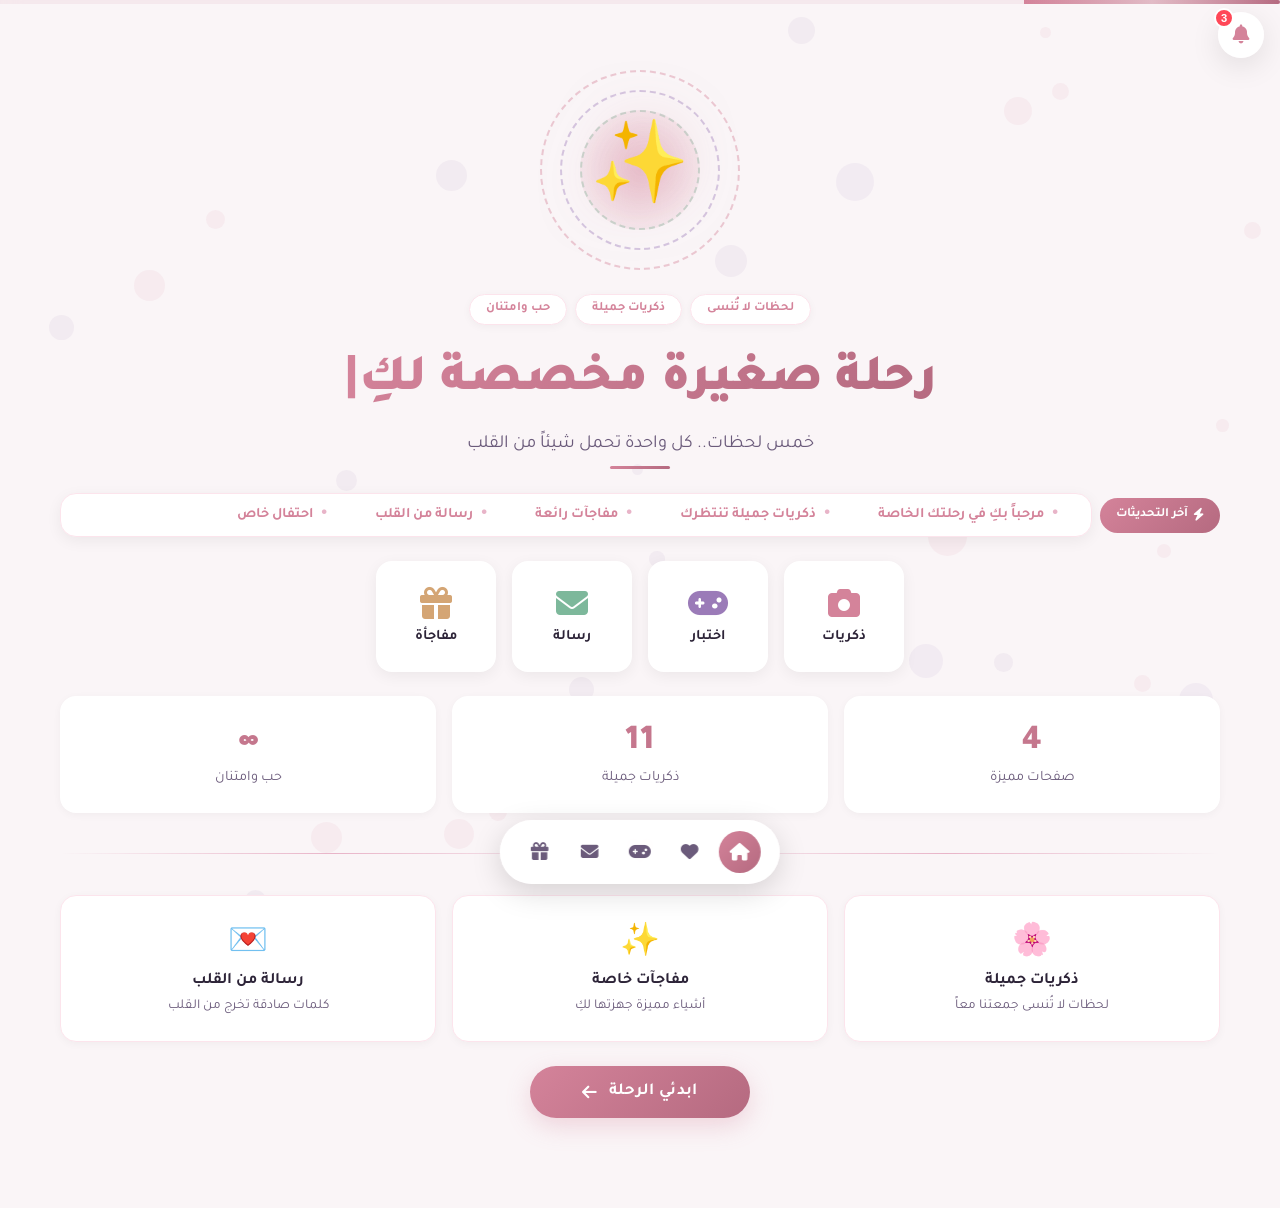
<file: index.html>
<!DOCTYPE html>
<html lang="ar" dir="rtl">
<head>
    <meta charset="UTF-8">
    <meta name="viewport" content="width=device-width, initial-scale=1.0, maximum-scale=1.0, user-scalable=yes, viewport-fit=cover">
    <meta name="theme-color" content="#faf5f7">
    <title>رحلة مخصصة لكِ - تجربة استثنائية</title>

    <link rel="preconnect" href="https://fonts.googleapis.com">
    <link rel="preconnect" href="https://fonts.gstatic.com" crossorigin>
    <link href="https://fonts.googleapis.com/css2?family=Cairo:wght@300;400;600;700;900&family=Amiri:wght@400;700&family=Playfair+Display:wght@400;700&family=Tajawal:wght@300;400;500;700;800&display=swap" rel="stylesheet">

    <link rel="stylesheet" href="https://cdnjs.cloudflare.com/ajax/libs/font-awesome/6.5.1/css/all.min.css">

    <link rel="stylesheet" href="css/index.css">
</head>
<body>
    <div class="background-particles" id="particles"></div>
    <div class="progress-bar"><div class="progress-bar-fill" id="progressFill"></div></div>

    <div class="floating-header">
        <button class="header-btn" onclick="showNotifications()" aria-label="الإشعارات"><i class="fas fa-bell"></i><span class="notification-badge">3</span></button>
    </div>

    <div class="modal-overlay" id="notificationsModal">
        <div class="modal-content">
            <button class="modal-close" onclick="closeNotifications()"><i class="fas fa-times"></i></button>
            <h3 style="text-align:center;margin-bottom:1rem;">الإشعارات</h3>
            <div style="display:flex;flex-direction:column;gap:0.8rem;">
                <div style="padding:1rem;background:var(--soft-pink);border-radius:1rem;text-align:center;">رسالة جديدة تنتظرك!</div>
                <div style="padding:1rem;background:var(--soft-blue);border-radius:1rem;text-align:center;">أنتِ شخص رائع!</div>
                <div style="padding:1rem;background:var(--soft-mint);border-radius:1rem;text-align:center;">افتحي المفاجأة النهائية</div>
            </div>
        </div>
    </div>

    <div class="app-container" id="appContainer">
        <div class="page active" id="page1">
            <div class="hero-section">
                <div class="hero-orbit">
                    <div class="hero-orbit-ring"></div>
                    <div class="hero-orbit-ring"></div>
                    <div class="hero-orbit-ring"></div>
                    <div class="hero-icon-glow"></div>
                    <div class="hero-icon" onclick="playGreeting()">✨</div>
                </div>

                <div class="hero-badges">
                    <div class="hero-badge">لحظات لا تُنسى</div>
                    <div class="hero-badge">ذكريات جميلة</div>
                    <div class="hero-badge">حب وامتنان</div>
                </div>

                <div class="hero-title-wrapper">
                    <div class="section-title">
                        <h1>رحلة صغيرة مخصصة لكِ<span class="typewriter-cursor">|</span></h1>
                        <p>خمس لحظات.. كل واحدة تحمل شيئاً من القلب</p>
                    </div>
                </div>

                <div class="news-ticker-wrapper">
                    <div class="news-ticker-label"><i class="fas fa-bolt"></i> آخر التحديثات</div>
                    <div class="news-ticker">
                        <div class="ticker-content">
                            <div class="ticker-item">مرحباً بكِ في رحلتك الخاصة</div>
                            <div class="ticker-item">ذكريات جميلة تنتظرك</div>
                            <div class="ticker-item">مفاجآت رائعة</div>
                            <div class="ticker-item">رسالة من القلب</div>
                            <div class="ticker-item">احتفال خاص</div>
                        </div>
                    </div>
                </div>

                <div class="hero-features">
                    <div class="feature-card">
                        <i class="fas fa-camera" style="color:#d4839a;"></i>
                        <span>ذكريات</span>
                    </div>
                    <div class="feature-card">
                        <i class="fas fa-gamepad" style="color:#9b7bb8;"></i>
                        <span>اختبار</span>
                    </div>
                    <div class="feature-card">
                        <i class="fas fa-envelope" style="color:#7db89b;"></i>
                        <span>رسالة</span>
                    </div>
                    <div class="feature-card">
                        <i class="fas fa-gift" style="color:#d4a574;"></i>
                        <span>مفاجأة</span>
                    </div>
                </div>

                <div class="stats-grid">
                    <div class="stat-card" onclick="animateStat(this)">
                        <div class="stat-number" data-target="5">0</div>
                        <div class="stat-label">صفحات مميزة</div>
                    </div>
                    <div class="stat-card" onclick="animateStat(this)">
                        <div class="stat-number" data-target="12">0</div>
                        <div class="stat-label">ذكريات جميلة</div>
                    </div>
                    <div class="stat-card" onclick="animateStat(this)">
                        <div class="stat-number">∞</div>
                        <div class="stat-label">حب وامتنان</div>
                    </div>
                </div>

                <div class="ornamental-divider">
                    <div class="divider-line"></div>
                    <div class="divider-icon">💖</div>
                    <div class="divider-line"></div>
                </div>

                <div class="why-section">
                    <div class="why-card">
                        <div class="why-icon">🌸</div>
                        <div class="why-title">ذكريات جميلة</div>
                        <div class="why-text">لحظات لا تُنسى جمعتنا معاً</div>
                    </div>
                    <div class="why-card">
                        <div class="why-icon">✨</div>
                        <div class="why-title">مفاجآت خاصة</div>
                        <div class="why-text">أشياء مميزة جهزتها لكِ</div>
                    </div>
                    <div class="why-card">
                        <div class="why-icon">💌</div>
                        <div class="why-title">رسالة من القلب</div>
                        <div class="why-text">كلمات صادقة تخرج من القلب</div>
                    </div>
                </div>

                <div class="hero-start-btn">
                    <a href="memories.html" class="btn btn-primary" onclick="createRipple(event);">
                        ابدئي الرحلة <i class="fas fa-arrow-left"></i>
                    </a>
                </div>
            </div>
        </div>
    </div>

    <div class="bottom-nav">
        <a href="index.html" class="nav-btn active"><i class="fas fa-home"></i></a>
        <a href="memories.html" class="nav-btn"><i class="fas fa-heart"></i></a>
        <a href="quiz.html" class="nav-btn"><i class="fas fa-gamepad"></i></a>
        <a href="letter.html" class="nav-btn"><i class="fas fa-envelope"></i></a>
        <a href="finale.html" class="nav-btn"><i class="fas fa-gift"></i></a>
    </div>

    <script src="js/index.js"></script>
</body>
</html>
</file>
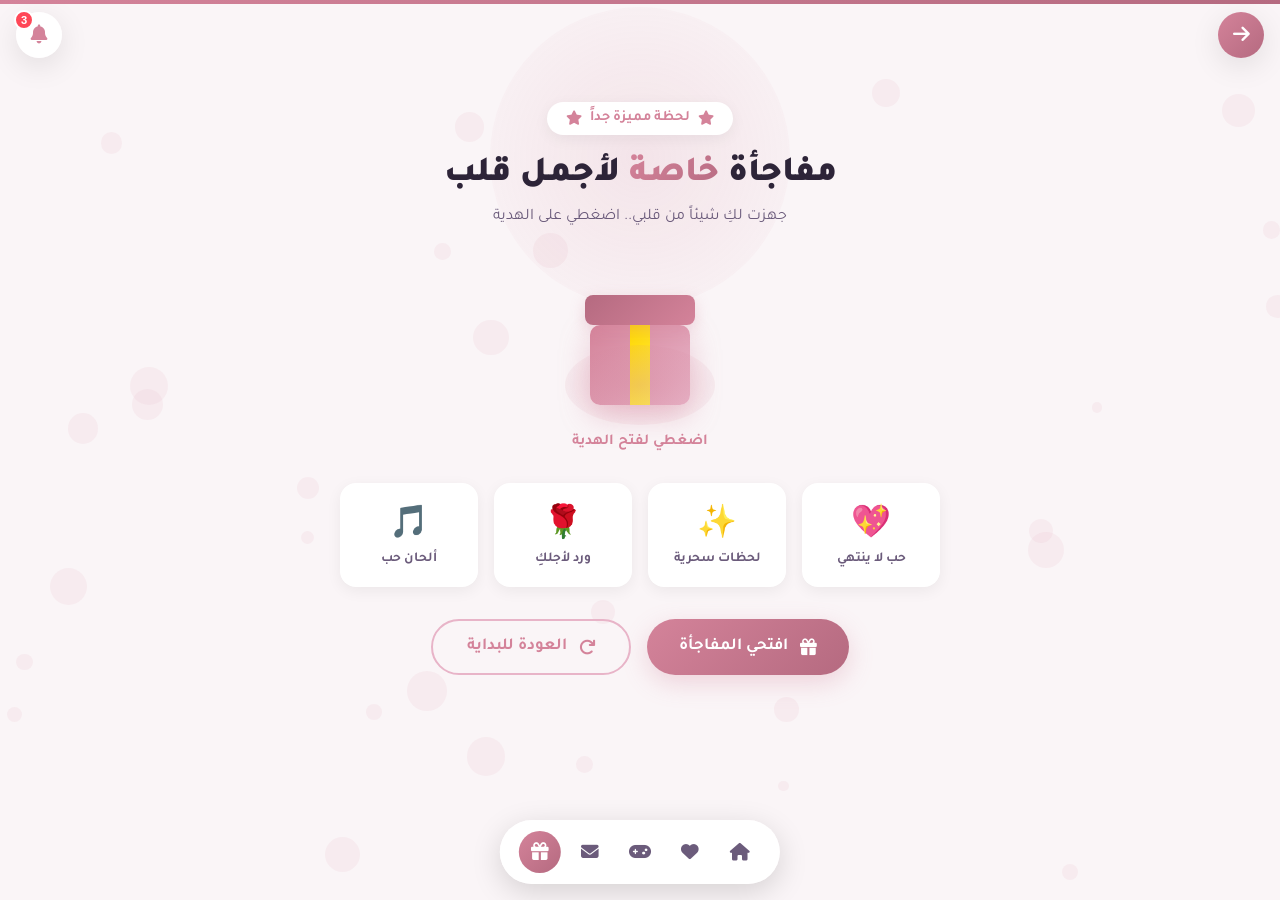
<file: finale.html>
<!DOCTYPE html>
<html lang="ar" dir="rtl">
<head>
    <meta charset="UTF-8">
    <meta name="viewport" content="width=device-width, initial-scale=1.0, maximum-scale=1.0, user-scalable=yes, viewport-fit=cover">
    <meta name="theme-color" content="#faf5f7">
    <title>المفاجأة النهائية</title>

    <link rel="preconnect" href="https://fonts.googleapis.com">
    <link rel="preconnect" href="https://fonts.gstatic.com" crossorigin>
    <link href="https://fonts.googleapis.com/css2?family=Cairo:wght@300;400;600;700;900&family=Amiri:wght@400;700&family=Playfair+Display:wght@400;700&family=Tajawal:wght@300;400;500;700;800&display=swap" rel="stylesheet">

    <link rel="stylesheet" href="https://cdnjs.cloudflare.com/ajax/libs/font-awesome/6.5.1/css/all.min.css">

    <link rel="stylesheet" href="css/finale.css">
</head>
<body>
    <div class="background-particles" id="particles"></div>
    <div class="progress-bar"><div class="progress-bar-fill" id="progressFill"></div></div>

    <div class="floating-header">
        <a href="letter.html" class="header-btn back-btn" aria-label="رجوع"><i class="fas fa-arrow-right"></i></a>
        <button class="header-btn" onclick="showNotifications()" aria-label="الإشعارات"><i class="fas fa-bell"></i><span class="notification-badge">3</span></button>
    </div>

    <div class="modal-overlay" id="notificationsModal">
        <div class="modal-content">
            <button class="modal-close" onclick="closeNotifications()"><i class="fas fa-times"></i></button>
            <h3 style="text-align:center;margin-bottom:1rem;">الإشعارات</h3>
            <div style="display:flex;flex-direction:column;gap:0.8rem;">
                <div style="padding:1rem;background:var(--soft-pink);border-radius:1rem;text-align:center;">رسالة جديدة تنتظرك!</div>
                <div style="padding:1rem;background:var(--soft-blue);border-radius:1rem;text-align:center;">أنتِ شخص رائع!</div>
                <div style="padding:1rem;background:var(--soft-mint);border-radius:1rem;text-align:center;">افتحي المفاجأة النهائية</div>
            </div>
        </div>
    </div>

    <div class="love-dialog-overlay" id="loveDialog">
        <div class="love-dialog">
            <button class="love-dialog-close" onclick="closeLoveDialog()"><i class="fas fa-times"></i></button>
            <div class="love-dialog-decoration">💝</div>
            <div class="love-dialog-title">رسالة من القلب</div>
            <div class="love-dialog-divider"></div>
            <div class="love-dialog-message">
                إلى أجمل ما في حياتي،

                كل لحظة جمعتنا كانت <span class="highlight">هدية من السماء</span>،
                وكل ابتسامة منك <span class="highlight">نور يضيء قلبي</span>.

                أنتِ <span class="highlight">الحياة نفسها</span> بكل معانيها.

                <span class="highlight">أحبكِ اليوم وغداً وإلى الأبد</span>
            </div>
            <div class="love-dialog-signature">— من قلب يحبكِ —</div>
            <button class="love-dialog-btn" onclick="closeLoveDialog()">أحبكِ أيضاً 💖</button>
        </div>
    </div>

    <div class="app-container" id="appContainer">
        <div class="page active" id="page1">
            <div class="finale-hero">
                <div class="hero-glow"></div>
                <div class="hero-content">
                    <div class="hero-badge">
                        <i class="fas fa-star"></i>
                        <span>لحظة مميزة جداً</span>
                        <i class="fas fa-star"></i>
                    </div>
                    <h1 class="hero-title">مفاجأة <span>خاصة</span> لأجمل قلب</h1>
                    <p class="hero-subtitle">جهزت لكِ شيئاً من قلبي.. اضغطي على الهدية</p>
                </div>
            </div>

            <div class="gift-container" onclick="openLoveDialog()">
                <div class="gift-box">
                    <div class="gift-lid"></div>
                    <div class="gift-body">
                        <div class="gift-ribbon"></div>
                    </div>
                    <div class="gift-glow"></div>
                </div>
                <div class="gift-text">اضغطي لفتح الهدية</div>
            </div>

            <div class="features-grid">
                <div class="feature-item">
                    <div class="feature-icon">💖</div>
                    <div class="feature-label">حب لا ينتهي</div>
                </div>
                <div class="feature-item">
                    <div class="feature-icon">✨</div>
                    <div class="feature-label">لحظات سحرية</div>
                </div>
                <div class="feature-item">
                    <div class="feature-icon">🌹</div>
                    <div class="feature-label">ورد لأجلكِ</div>
                </div>
                <div class="feature-item">
                    <div class="feature-icon">🎵</div>
                    <div class="feature-label">ألحان حب</div>
                </div>
            </div>

            <div class="action-buttons">
                <button class="btn btn-primary" onclick="openLoveDialog()">
                    <i class="fas fa-gift"></i> افتحي المفاجأة
                </button>
                <a href="index.html" class="btn btn-outline">
                    <i class="fas fa-redo"></i> العودة للبداية
                </a>
            </div>
        </div>
    </div>

    <div class="bottom-nav">
        <a href="index.html" class="nav-btn"><i class="fas fa-home"></i></a>
        <a href="memories.html" class="nav-btn"><i class="fas fa-heart"></i></a>
        <a href="quiz.html" class="nav-btn"><i class="fas fa-gamepad"></i></a>
        <a href="letter.html" class="nav-btn"><i class="fas fa-envelope"></i></a>
        <a href="finale.html" class="nav-btn active"><i class="fas fa-gift"></i></a>
    </div>

    <script src="js/finale.js"></script>
</body>
</html>
</file>
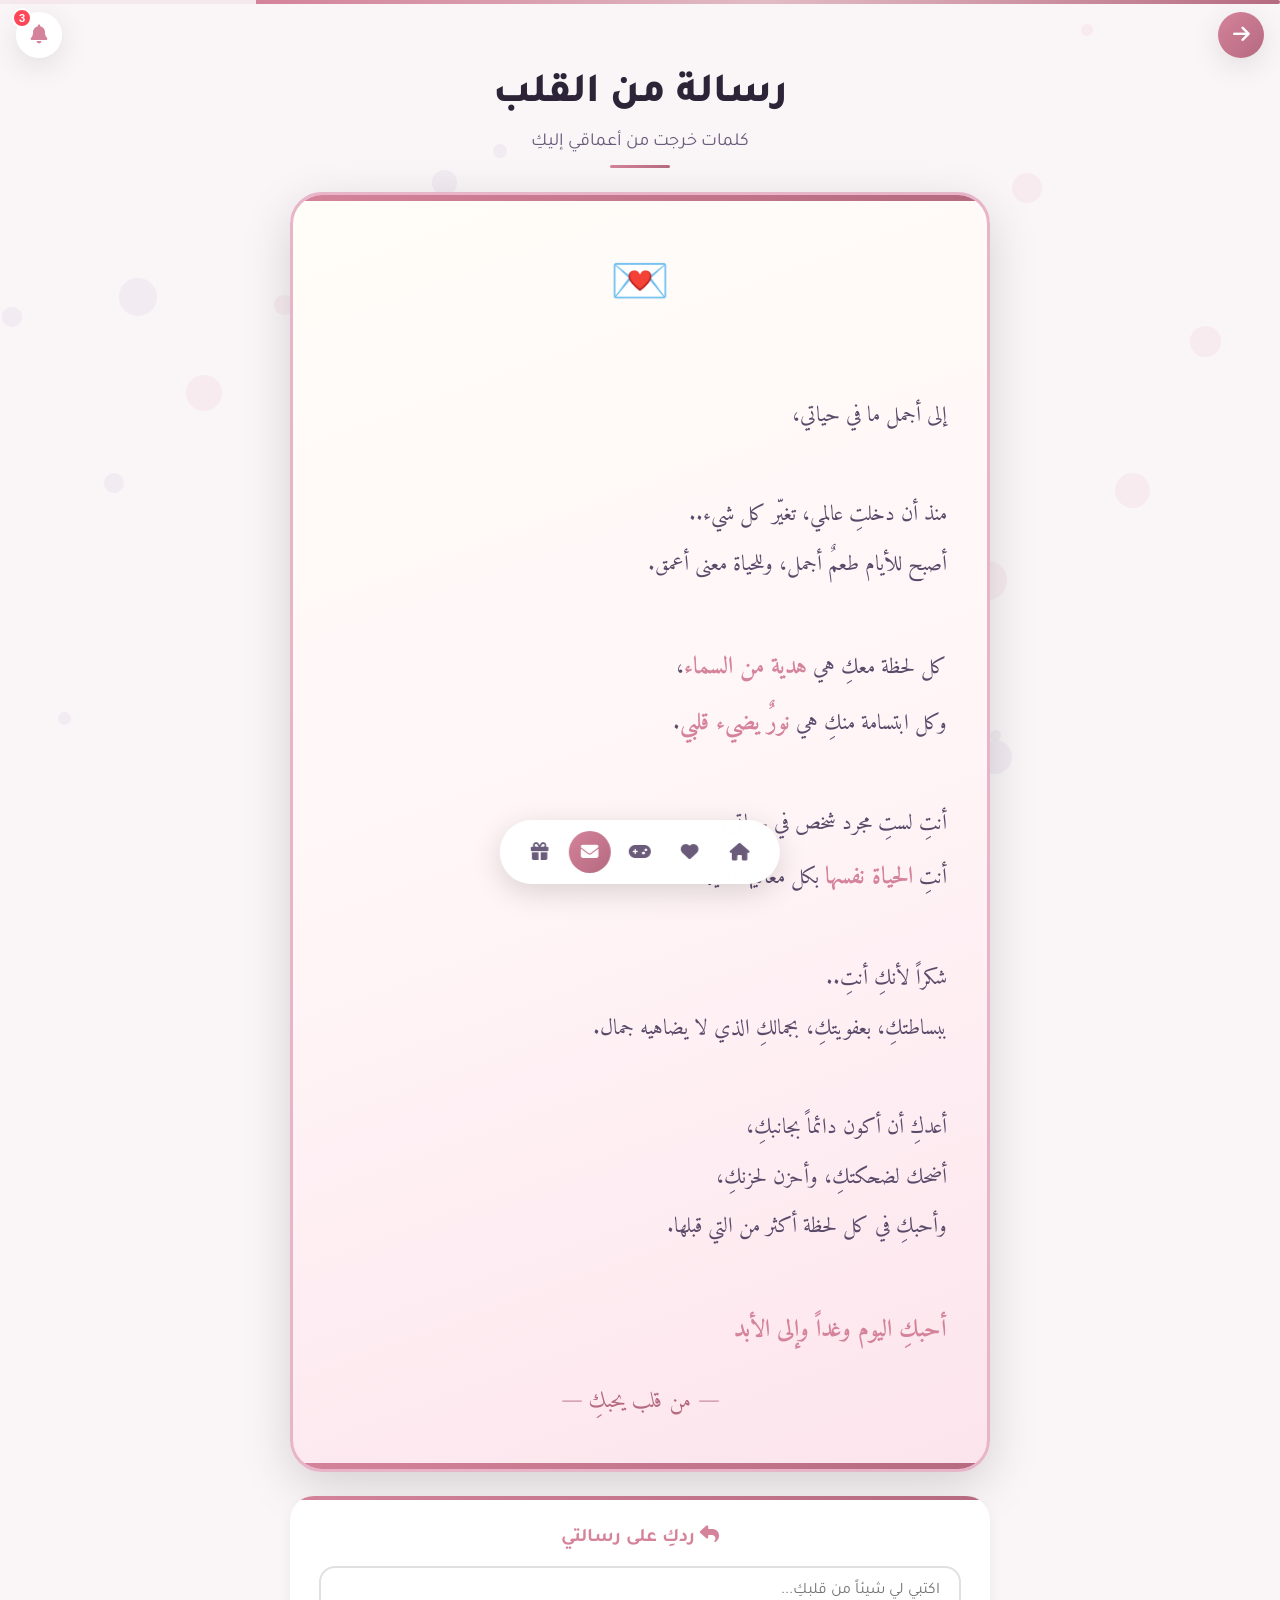
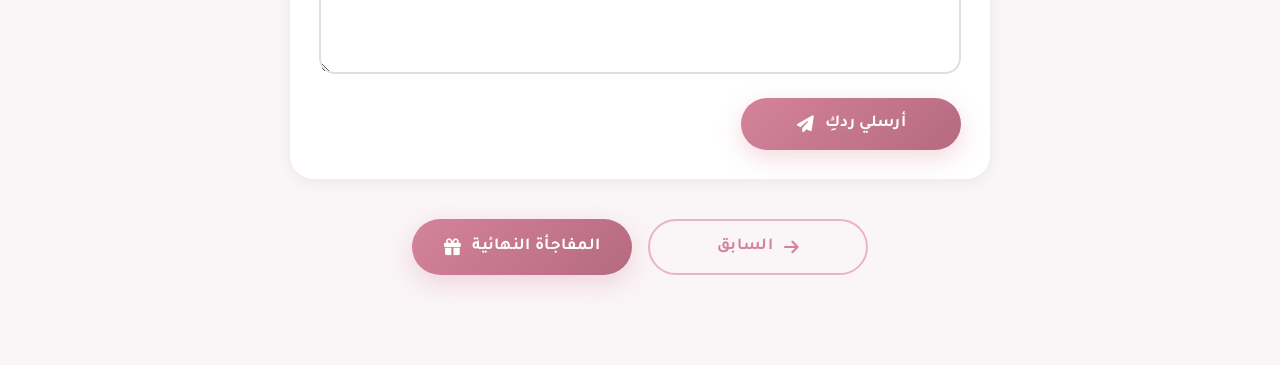
<file: letter.html>
<!DOCTYPE html>
<html lang="ar" dir="rtl">
<head>
    <meta charset="UTF-8">
    <meta name="viewport" content="width=device-width, initial-scale=1.0, maximum-scale=1.0, user-scalable=yes, viewport-fit=cover">
    <meta name="theme-color" content="#faf5f7">
    <title>الرسالة - من القلب</title>

    <link rel="preconnect" href="https://fonts.googleapis.com">
    <link rel="preconnect" href="https://fonts.gstatic.com" crossorigin>
    <link href="https://fonts.googleapis.com/css2?family=Cairo:wght@300;400;600;700;900&family=Amiri:wght@400;700&family=Playfair+Display:wght@400;700&family=Tajawal:wght@300;400;500;700;800&display=swap" rel="stylesheet">

    <link rel="stylesheet" href="https://cdnjs.cloudflare.com/ajax/libs/font-awesome/6.5.1/css/all.min.css">

    <link rel="stylesheet" href="css/letter.css">
</head>
<body>
    <div class="background-particles" id="particles"></div>
    <div class="progress-bar"><div class="progress-bar-fill" id="progressFill"></div></div>

    <div class="floating-header">
        <a href="quiz.html" class="header-btn back-btn" aria-label="رجوع"><i class="fas fa-arrow-right"></i></a>
        <button class="header-btn" onclick="showNotifications()" aria-label="الإشعارات"><i class="fas fa-bell"></i><span class="notification-badge">3</span></button>
    </div>

    <div class="modal-overlay" id="notificationsModal">
        <div class="modal-content">
            <button class="modal-close" onclick="closeNotifications()"><i class="fas fa-times"></i></button>
            <h3 style="text-align:center;margin-bottom:1rem;">الإشعارات</h3>
            <div style="display:flex;flex-direction:column;gap:0.8rem;">
                <div style="padding:1rem;background:var(--soft-pink);border-radius:1rem;text-align:center;">رسالة جديدة تنتظرك!</div>
                <div style="padding:1rem;background:var(--soft-blue);border-radius:1rem;text-align:center;">أنتِ شخص رائع!</div>
                <div style="padding:1rem;background:var(--soft-mint);border-radius:1rem;text-align:center;">افتحي المفاجأة النهائية</div>
            </div>
        </div>
    </div>

    <div class="app-container" id="appContainer">
        <div class="page active" id="page1">
            <div class="section-title">
                <h2>رسالة من القلب</h2>
                <p>كلمات خرجت من أعماقي إليكِ</p>
            </div>

            <div class="letter-elegant" onclick="openLetterAnimation()">
                <div class="letter-decoration">💌</div>
                <div class="letter-text-elegant">
                    إلى أجمل ما في حياتي،

                    منذ أن دخلتِ عالمي، تغيّر كل شيء..
                    أصبح للأيام طعمٌ أجمل، وللحياة معنى أعمق.

                    كل لحظة معكِ هي <span class="highlight-word">هدية من السماء</span>،
                    وكل ابتسامة منكِ هي <span class="highlight-word">نورٌ يضيء قلبي</span>.

                    أنتِ لستِ مجرد شخص في حياتي،
                    أنتِ <span class="highlight-word">الحياة نفسها</span> بكل معانيها الجميلة.

                    شكراً لأنكِ أنتِ..
                    ببساطتكِ، بعفويتكِ، بجمالكِ الذي لا يضاهيه جمال.

                    أعدكِ أن أكون دائماً بجانبكِ،
                    أضحك لضحكتكِ، وأحزن لحزنكِ،
                    وأحبكِ في كل لحظة أكثر من التي قبلها.

                    <span class="highlight-word">أحبكِ اليوم وغداً وإلى الأبد</span>
                </div>
                <div class="letter-signature">— من قلب يحبكِ —</div>
            </div>

            <div class="contact-form">
                <h3><i class="fas fa-reply"></i> ردكِ على رسالتي</h3>
                <div class="form-group"><textarea rows="4" placeholder="اكتبي لي شيئاً من قلبكِ..."></textarea></div>
                <button class="btn btn-primary" onclick="sendReply()">أرسلي ردكِ <i class="fas fa-paper-plane"></i></button>
            </div>

            <div class="navigation-buttons">
                <a href="quiz.html" class="btn btn-outline"><i class="fas fa-arrow-right"></i> السابق</a>
                <a href="finale.html" class="btn btn-primary">المفاجأة النهائية <i class="fas fa-gift"></i></a>
            </div>
        </div>
    </div>

    <div class="bottom-nav">
        <a href="index.html" class="nav-btn"><i class="fas fa-home"></i></a>
        <a href="memories.html" class="nav-btn"><i class="fas fa-heart"></i></a>
        <a href="quiz.html" class="nav-btn"><i class="fas fa-gamepad"></i></a>
        <a href="letter.html" class="nav-btn active"><i class="fas fa-envelope"></i></a>
        <a href="finale.html" class="nav-btn"><i class="fas fa-gift"></i></a>
    </div>

    <script src="js/letter.js"></script>
</body>
</html>
</file>
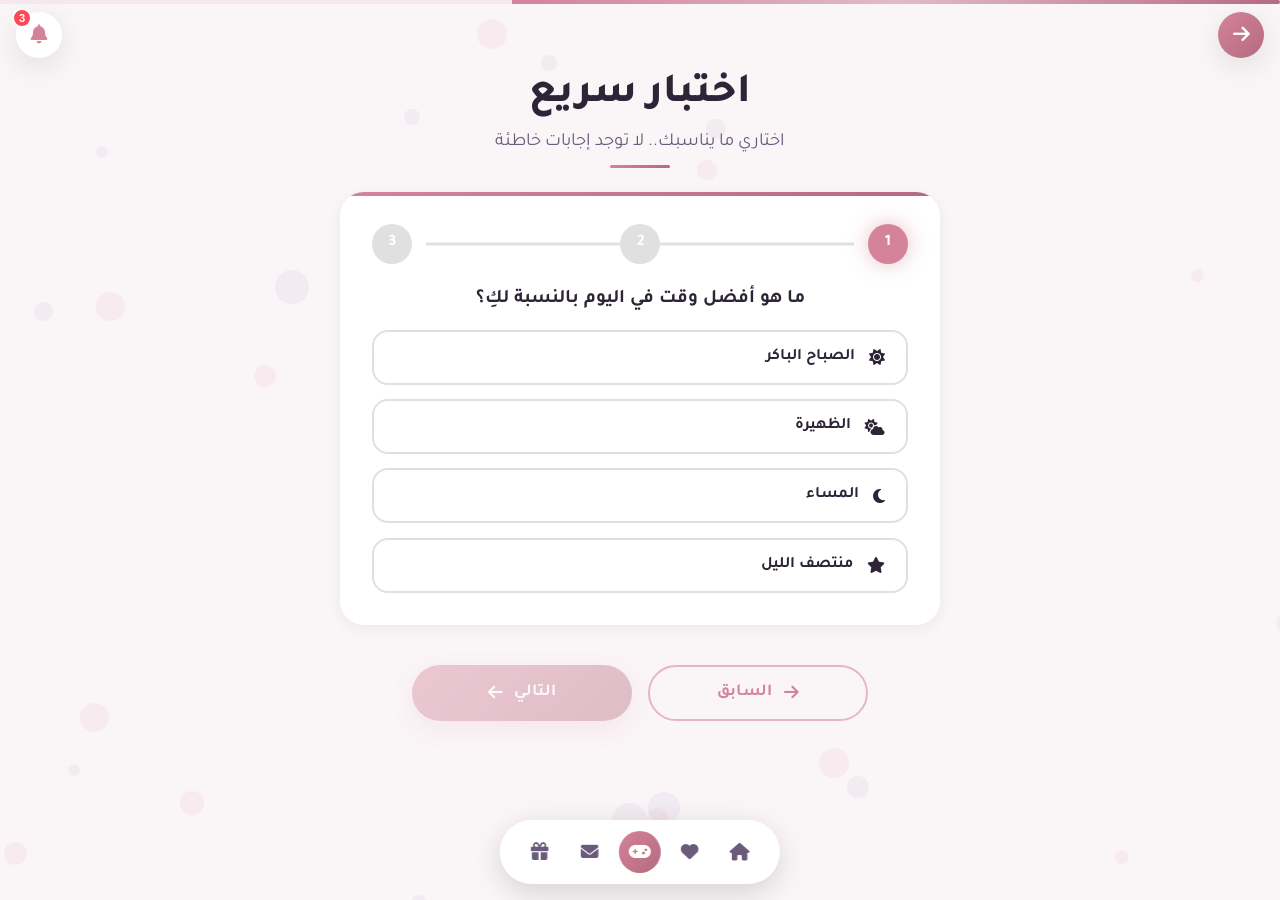
<file: quiz.html>
<!DOCTYPE html>
<html lang="ar" dir="rtl">
<head>
    <meta charset="UTF-8">
    <meta name="viewport" content="width=device-width, initial-scale=1.0, maximum-scale=1.0, user-scalable=yes, viewport-fit=cover">
    <meta name="theme-color" content="#faf5f7">
    <title>الاختبار - لعبة صغيرة</title>

    <link rel="preconnect" href="https://fonts.googleapis.com">
    <link rel="preconnect" href="https://fonts.gstatic.com" crossorigin>
    <link href="https://fonts.googleapis.com/css2?family=Cairo:wght@300;400;600;700;900&family=Amiri:wght@400;700&family=Playfair+Display:wght@400;700&family=Tajawal:wght@300;400;500;700;800&display=swap" rel="stylesheet">

    <link rel="stylesheet" href="https://cdnjs.cloudflare.com/ajax/libs/font-awesome/6.5.1/css/all.min.css">

    <link rel="stylesheet" href="css/quiz.css">
</head>
<body>
    <div class="background-particles" id="particles"></div>
    <div class="progress-bar"><div class="progress-bar-fill" id="progressFill"></div></div>

    <div class="floating-header">
        <a href="memories.html" class="header-btn back-btn" aria-label="رجوع"><i class="fas fa-arrow-right"></i></a>
        <button class="header-btn" onclick="showNotifications()" aria-label="الإشعارات"><i class="fas fa-bell"></i><span class="notification-badge">3</span></button>
    </div>

    <div class="modal-overlay" id="notificationsModal">
        <div class="modal-content">
            <button class="modal-close" onclick="closeNotifications()"><i class="fas fa-times"></i></button>
            <h3 style="text-align:center;margin-bottom:1rem;">الإشعارات</h3>
            <div style="display:flex;flex-direction:column;gap:0.8rem;">
                <div style="padding:1rem;background:var(--soft-pink);border-radius:1rem;text-align:center;">رسالة جديدة تنتظرك!</div>
                <div style="padding:1rem;background:var(--soft-blue);border-radius:1rem;text-align:center;">أنتِ شخص رائع!</div>
                <div style="padding:1rem;background:var(--soft-mint);border-radius:1rem;text-align:center;">افتحي المفاجأة النهائية</div>
            </div>
        </div>
    </div>

    <div class="app-container" id="appContainer">
        <div class="page active" id="page1">
            <div class="section-title">
                <h2>اختبار سريع</h2>
                <p>اختاري ما يناسبك.. لا توجد إجابات خاطئة</p>
            </div>
            <div class="quiz-modern">
                <div class="quiz-progress">
                    <div class="quiz-step active" id="quizStep1">1</div>
                    <div class="quiz-step" id="quizStep2">2</div>
                    <div class="quiz-step" id="quizStep3">3</div>
                </div>
                <div class="quiz-question" id="quizQuestion">ما هو أفضل وقت في اليوم بالنسبة لكِ؟</div>
                <div class="quiz-options" id="quizOptions">
                    <div class="quiz-option" onclick="selectQuizOption(this)"><i class="fas fa-sun"></i> الصباح الباكر</div>
                    <div class="quiz-option" onclick="selectQuizOption(this)"><i class="fas fa-cloud-sun"></i> الظهيرة</div>
                    <div class="quiz-option" onclick="selectQuizOption(this)"><i class="fas fa-moon"></i> المساء</div>
                    <div class="quiz-option" onclick="selectQuizOption(this)"><i class="fas fa-star"></i> منتصف الليل</div>
                </div>
                <div id="quizFeedback" style="margin-top:1rem;padding:1rem;border-radius:1rem;background:var(--soft-mint);display:none;"></div>
            </div>
            <div class="navigation-buttons">
                <a href="memories.html" class="btn btn-outline"><i class="fas fa-arrow-right"></i> السابق</a>
                <a href="letter.html" class="btn btn-primary" id="quizNextBtn" style="pointer-events:none;opacity:0.4;">التالي <i class="fas fa-arrow-left"></i></a>
            </div>
        </div>
    </div>

    <div class="bottom-nav">
        <a href="index.html" class="nav-btn"><i class="fas fa-home"></i></a>
        <a href="memories.html" class="nav-btn"><i class="fas fa-heart"></i></a>
        <a href="quiz.html" class="nav-btn active"><i class="fas fa-gamepad"></i></a>
        <a href="letter.html" class="nav-btn"><i class="fas fa-envelope"></i></a>
        <a href="finale.html" class="nav-btn"><i class="fas fa-gift"></i></a>
    </div>

    <script src="js/quiz.js"></script>
</body>
</html>
</file>
<file: css/index.css>
:root {
    --bg: #faf5f7;
    --card-bg: #ffffff;
    --soft-pink: #fce4ec;
    --soft-blue: #e3f2fd;
    --soft-lilac: #f3e5f5;
    --soft-mint: #e0f2f1;
    --soft-peach: #fff3e0;
    --text-primary: #2d2438;
    --text-secondary: #6b5b7b;
    --text-light: #9e8fa8;
    --accent: #d4839a;
    --accent-dark: #b56a80;
    --accent-light: #e8b4c8;
    --gold: #d4a574;
    --shadow-xs: 0 2px 8px rgba(0, 0, 0, 0.04);
    --shadow-sm: 0 4px 15px rgba(0, 0, 0, 0.06);
    --shadow-md: 0 8px 30px rgba(0, 0, 0, 0.1);
    --shadow-lg: 0 15px 50px rgba(0, 0, 0, 0.15);
    --shadow-hover: 0 20px 60px rgba(0, 0, 0, 0.2);
    --radius: 2rem;
    --radius-sm: 1.5rem;
    --radius-xs: 1rem;
    --transition: 0.4s cubic-bezier(0.22, 1, 0.36, 1);
    --gradient: linear-gradient(135deg, #d4839a, #b56a80);
    --gradient-soft: linear-gradient(135deg, #fce4ec, #f3e5f5);
    --gradient-blue: linear-gradient(135deg, #e3f2fd, #f3e5f5);
    --gradient-mint: linear-gradient(135deg, #e0f2f1, #e8f5e9);
    --gradient-peach: linear-gradient(135deg, #fff3e0, #fce4ec);
}

* {
    margin: 0;
    padding: 0;
    box-sizing: border-box;
    -webkit-tap-highlight-color: transparent;
    -webkit-font-smoothing: antialiased;
    -moz-osx-font-smoothing: grayscale;
}

html {
    scroll-behavior: smooth;
    -webkit-text-size-adjust: 100%;
}

body {
    font-family: 'Tajawal', 'Cairo', sans-serif;
    background: var(--bg);
    color: var(--text-primary);
    min-height: 100vh;
    overflow-x: hidden;
    position: relative;
    -webkit-overflow-scrolling: touch;
    overscroll-behavior-y: contain;
    width: 100%;
}

::-webkit-scrollbar {
    width: 6px;
}
::-webkit-scrollbar-track {
    background: var(--soft-pink);
}
::-webkit-scrollbar-thumb {
    background: var(--accent-light);
    border-radius: 10px;
}
::-webkit-scrollbar-thumb:hover {
    background: var(--accent);
}

.background-particles {
    position: fixed;
    top: 0;
    left: 0;
    width: 100%;
    height: 100%;
    pointer-events: none;
    z-index: 0;
    overflow: hidden;
}
.particle {
    position: absolute;
    border-radius: 50%;
    background: rgba(212, 131, 154, 0.08);
    animation: particleFloat 20s infinite linear;
    will-change: transform, opacity;
}
.particle:nth-child(even) {
    background: rgba(155, 123, 184, 0.08);
}
@keyframes particleFloat {
    0% {
        transform: translateY(100vh) rotate(0deg) scale(1);
        opacity: 0.5;
    }
    50% {
        opacity: 1;
    }
    100% {
        transform: translateY(-100vh) rotate(360deg) scale(1.5);
        opacity: 0;
    }
}

.progress-bar {
    position: fixed;
    top: 0;
    right: 0;
    left: 0;
    height: 4px;
    background: rgba(212, 131, 154, 0.1);
    z-index: 1000;
    backdrop-filter: blur(10px);
    -webkit-backdrop-filter: blur(10px);
}
.progress-bar-fill {
    height: 100%;
    background: var(--gradient);
    transition: width 0.6s cubic-bezier(0.22, 1, 0.36, 1);
    border-radius: 0 2px 2px 0;
    position: relative;
    overflow: hidden;
    width: 20%;
}
.progress-bar-fill::after {
    content: '';
    position: absolute;
    inset: 0;
    background: linear-gradient(90deg, transparent, rgba(255, 255, 255, 0.5), transparent);
    animation: shimmer 2s infinite;
}
@keyframes shimmer {
    0% {
        transform: translateX(-100%);
    }
    100% {
        transform: translateX(100%);
    }
}

.floating-header {
    position: fixed;
    top: 12px;
    left: 16px;
    right: 16px;
    z-index: 998;
    display: flex;
    justify-content: space-between;
    align-items: center;
    pointer-events: none;
    gap: 0.5rem;
}
.header-btn {
    pointer-events: auto;
    width: 46px;
    height: 46px;
    border-radius: 50%;
    border: none;
    background: rgba(255, 255, 255, 0.95);
    box-shadow: var(--shadow-md);
    cursor: pointer;
    transition: var(--transition);
    display: flex;
    align-items: center;
    justify-content: center;
    font-size: 1.2rem;
    color: var(--accent);
    text-decoration: none;
    position: relative;
    overflow: visible;
}
.header-btn:active {
    transform: scale(0.9);
}
.header-btn:hover {
    transform: translateY(-2px);
    box-shadow: var(--shadow-lg);
}
.notification-badge {
    position: absolute;
    top: -4px;
    left: -4px;
    width: 20px;
    height: 20px;
    background: #ff4757;
    border-radius: 50%;
    font-size: 0.7rem;
    color: white;
    font-weight: bold;
    display: flex;
    align-items: center;
    justify-content: center;
    border: 2px solid white;
    z-index: 3;
}

.app-container {
    width: 100%;
    max-width: 1200px;
    min-height: 100dvh;
    position: relative;
    z-index: 1;
    margin: 0 auto;
    padding: 70px 20px 90px;
    display: flex;
    flex-direction: column;
    align-items: center;
}

.page {
    display: flex;
    flex-direction: column;
    align-items: center;
    gap: 1.5rem;
    width: 100%;
    min-height: 70dvh;
}

.section-title {
    text-align: center;
    margin-bottom: 0.5rem;
    position: relative;
    width: 100%;
}
.section-title::after {
    content: '';
    position: absolute;
    bottom: -8px;
    left: 50%;
    transform: translateX(-50%);
    width: 60px;
    height: 3px;
    background: var(--gradient);
    border-radius: 3px;
}
.section-title h1 {
    font-size: clamp(2rem, 5vw, 3.2rem);
    font-weight: 900;
    background: var(--gradient);
    -webkit-background-clip: text;
    background-clip: text;
    color: transparent;
    margin-bottom: 0.8rem;
    line-height: 1.3;
}
.section-title p {
    font-size: clamp(1rem, 2vw, 1.15rem);
    color: var(--text-secondary);
    max-width: 600px;
    margin: 0 auto;
    line-height: 1.8;
}

.btn {
    padding: 1rem 2rem;
    border-radius: 3rem;
    font-family: 'Tajawal', sans-serif;
    font-weight: 700;
    font-size: 1.05rem;
    cursor: pointer;
    transition: var(--transition);
    border: none;
    position: relative;
    overflow: hidden;
    display: inline-flex;
    align-items: center;
    gap: 0.7rem;
    letter-spacing: 0.3px;
    min-width: 220px;
    justify-content: center;
    text-decoration: none;
}
.btn:active {
    transform: scale(0.95);
}
.btn-primary {
    background: var(--gradient);
    color: white;
    box-shadow: 0 8px 25px rgba(212, 131, 154, 0.3);
    animation: pulseGlow 3s infinite;
}
.btn-primary:hover {
    transform: translateY(-3px);
    box-shadow: 0 15px 40px rgba(212, 131, 154, 0.5);
    animation: none;
}
@keyframes pulseGlow {
    0%,
    100% {
        box-shadow: 0 8px 25px rgba(212, 131, 154, 0.3);
    }
    50% {
        box-shadow: 0 12px 35px rgba(212, 131, 154, 0.5);
    }
}

.hero-section {
    text-align: center;
    min-height: 100%;
    display: flex;
    flex-direction: column;
    align-items: center;
    justify-content: center;
    gap: 1.5rem;
    width: 100%;
    position: relative;
}

.hero-orbit {
    position: relative;
    display: flex;
    align-items: center;
    justify-content: center;
    width: 200px;
    height: 200px;
}

.hero-orbit-ring {
    position: absolute;
    border-radius: 50%;
    border: 2px dashed rgba(212, 131, 154, 0.3);
    animation: orbitSpin 20s linear infinite;
}

.hero-orbit-ring:nth-child(1) {
    width: 100%;
    height: 100%;
    border-color: rgba(212, 131, 154, 0.4);
}
.hero-orbit-ring:nth-child(2) {
    width: 80%;
    height: 80%;
    border-color: rgba(155, 123, 184, 0.4);
    animation-duration: 15s;
    animation-direction: reverse;
}
.hero-orbit-ring:nth-child(3) {
    width: 60%;
    height: 60%;
    border-color: rgba(125, 184, 155, 0.4);
    animation-duration: 10s;
}

@keyframes orbitSpin {
    0% {
        transform: rotate(0deg);
    }
    100% {
        transform: rotate(360deg);
    }
}

.hero-icon-glow {
    position: absolute;
    width: 120px;
    height: 120px;
    border-radius: 50%;
    background: radial-gradient(circle, rgba(212,131,154,0.4), transparent);
    animation: glowPulse 3s infinite;
    z-index: 0;
}

@keyframes glowPulse {
    0%, 100% {
        transform: scale(1);
        opacity: 0.6;
    }
    50% {
        transform: scale(1.4);
        opacity: 1;
    }
}

.hero-icon {
    font-size: clamp(3.5rem, 8vw, 5rem);
    animation: bounce 2s infinite;
    cursor: pointer;
    position: relative;
    z-index: 1;
    filter: drop-shadow(0 0 30px rgba(212, 131, 154, 0.6));
}

@keyframes bounce {
    0%, 100% {
        transform: translateY(0);
    }
    50% {
        transform: translateY(-15px);
    }
}

.hero-badges {
    display: flex;
    gap: 0.5rem;
    flex-wrap: wrap;
    justify-content: center;
    animation: fadeInUp 1s 0.2s both;
}

.hero-badge {
    padding: 0.4rem 1rem;
    border-radius: 2rem;
    font-size: 0.8rem;
    font-weight: 700;
    background: white;
    box-shadow: var(--shadow-xs);
    color: var(--accent);
    animation: floatBadge 4s infinite;
    border: 1px solid var(--soft-pink);
}

.hero-badge:nth-child(2) {
    animation-delay: 0.5s;
}
.hero-badge:nth-child(3) {
    animation-delay: 1s;
}

@keyframes floatBadge {
    0%, 100% {
        transform: translateY(0);
    }
    50% {
        transform: translateY(-5px);
    }
}

.hero-title-wrapper {
    animation: fadeInUp 1s 0.4s both;
    position: relative;
}

.typewriter-cursor {
    display: inline-block;
    animation: blink 1s step-end infinite;
    color: var(--accent);
    font-weight: 900;
}

@keyframes blink {
    0%, 100% {
        opacity: 1;
    }
    50% {
        opacity: 0;
    }
}

.hero-features {
    display: flex;
    gap: 1rem;
    flex-wrap: wrap;
    justify-content: center;
    width: 100%;
    animation: fadeInUp 1s 0.6s both;
}

.feature-card {
    background: white;
    padding: 1.5rem 1.2rem;
    border-radius: var(--radius-xs);
    display: flex;
    flex-direction: column;
    align-items: center;
    gap: 0.6rem;
    box-shadow: var(--shadow-sm);
    cursor: pointer;
    transition: all 0.5s cubic-bezier(0.22, 1, 0.36, 1);
    font-size: 0.9rem;
    font-weight: 700;
    width: 120px;
    position: relative;
    overflow: hidden;
    border: 2px solid transparent;
    text-decoration: none;
    color: var(--text-primary);
}

.feature-card::before {
    content: '';
    position: absolute;
    inset: 0;
    border-radius: var(--radius-xs);
    padding: 2px;
    background: var(--gradient);
    -webkit-mask: linear-gradient(#fff 0 0) content-box, linear-gradient(#fff 0 0);
    -webkit-mask-composite: xor;
    mask-composite: exclude;
    opacity: 0;
    transition: opacity 0.5s;
}

.feature-card:hover::before {
    opacity: 1;
}

.feature-card:hover {
    transform: translateY(-8px) scale(1.05);
    box-shadow: var(--shadow-lg);
    background: var(--soft-pink);
}

.feature-card i {
    font-size: 2rem;
    transition: transform 0.5s;
}

.feature-card:hover i {
    transform: rotate(360deg) scale(1.2);
}

.news-ticker-wrapper {
    width: 100%;
    animation: fadeInUp 1s 0.8s both;
    display: flex;
    align-items: center;
    gap: 0.5rem;
}

.news-ticker-label {
    padding: 0.6rem 1rem;
    border-radius: 2rem;
    background: var(--gradient);
    color: white;
    font-size: 0.8rem;
    font-weight: 700;
    white-space: nowrap;
    display: flex;
    align-items: center;
    gap: 0.3rem;
}

.news-ticker {
    flex: 1;
    background: white;
    border-radius: var(--radius-xs);
    padding: 0.6rem;
    overflow: hidden;
    box-shadow: var(--shadow-sm);
    border: 1px solid var(--soft-pink);
}

.ticker-content {
    display: flex;
    animation: ticker 25s linear infinite;
    white-space: nowrap;
}

.ticker-content:hover {
    animation-play-state: paused;
}

.ticker-item {
    padding: 0 1.5rem;
    font-weight: 600;
    font-size: 0.9rem;
    color: var(--accent);
    display: flex;
    align-items: center;
    gap: 0.5rem;
}

.ticker-item::before {
    content: '•';
    color: var(--accent-light);
    font-size: 1.2rem;
}

@keyframes ticker {
    0% {
        transform: translateX(100%);
    }
    100% {
        transform: translateX(-100%);
    }
}

.stats-grid {
    display: grid;
    grid-template-columns: repeat(auto-fit, minmax(150px, 1fr));
    gap: 1rem;
    width: 100%;
    animation: fadeInUp 1s 1s both;
}

.stat-card {
    background: white;
    padding: 1.5rem;
    border-radius: var(--radius-xs);
    text-align: center;
    box-shadow: var(--shadow-xs);
    cursor: pointer;
    transition: all 0.5s cubic-bezier(0.22, 1, 0.36, 1);
    border: 2px solid transparent;
    position: relative;
    overflow: hidden;
}

.stat-card::before {
    content: '';
    position: absolute;
    inset: 0;
    border-radius: var(--radius-xs);
    padding: 2px;
    background: var(--gradient);
    -webkit-mask: linear-gradient(#fff 0 0) content-box, linear-gradient(#fff 0 0);
    -webkit-mask-composite: xor;
    mask-composite: exclude;
    opacity: 0;
    transition: opacity 0.5s;
}

.stat-card:hover::before {
    opacity: 1;
}

.stat-card:hover {
    transform: translateY(-8px) scale(1.05);
    box-shadow: var(--shadow-lg);
}

.stat-number {
    font-size: 2.2rem;
    font-weight: 900;
    background: var(--gradient);
    -webkit-background-clip: text;
    background-clip: text;
    color: transparent;
}

.stat-label {
    font-size: 0.9rem;
    color: var(--text-secondary);
    margin-top: 0.3rem;
}

.why-section {
    display: grid;
    grid-template-columns: repeat(auto-fit, minmax(250px, 1fr));
    gap: 1rem;
    width: 100%;
    animation: fadeInUp 1s 1.2s both;
}

.why-card {
    background: white;
    padding: 1.5rem;
    border-radius: var(--radius-xs);
    text-align: center;
    box-shadow: var(--shadow-xs);
    transition: all 0.5s cubic-bezier(0.22, 1, 0.36, 1);
    border: 1px solid var(--soft-pink);
}

.why-card:hover {
    transform: translateY(-5px);
    box-shadow: var(--shadow-md);
    background: var(--soft-pink);
}

.why-icon {
    font-size: 2rem;
    margin-bottom: 0.5rem;
}

.why-title {
    font-size: 1rem;
    font-weight: 700;
    margin-bottom: 0.3rem;
}

.why-text {
    font-size: 0.85rem;
    color: var(--text-secondary);
    line-height: 1.6;
}

.hero-start-btn {
    animation: fadeInUp 1s 1.4s both;
    position: relative;
}

.hero-start-btn .ripple {
    position: absolute;
    border-radius: 50%;
    background: rgba(255, 255, 255, 0.6);
    transform: scale(0);
    animation: ripple 0.6s linear;
    pointer-events: none;
}

@keyframes ripple {
    to {
        transform: scale(4);
        opacity: 0;
    }
}

.ornamental-divider {
    display: flex;
    align-items: center;
    gap: 1rem;
    width: 100%;
    animation: fadeInUp 1s 1.3s both;
}

.divider-line {
    flex: 1;
    height: 1px;
    background: linear-gradient(90deg, transparent, var(--accent-light), transparent);
}

.divider-icon {
    font-size: 1.5rem;
    color: var(--accent);
    animation: pulse 2s infinite;
}

@keyframes pulse {
    0%, 100% {
        transform: scale(1);
    }
    50% {
        transform: scale(1.2);
    }
}

@keyframes fadeInUp {
    from {
        opacity: 0;
        transform: translateY(30px);
    }
    to {
        opacity: 1;
        transform: translateY(0);
    }
}

@keyframes pageEnter {
    from {
        opacity: 0;
        transform: translateX(-20px);
    }
    to {
        opacity: 1;
        transform: translateX(0);
    }
}

@keyframes pageExit {
    from {
        opacity: 1;
        transform: translateX(0);
    }
    to {
        opacity: 0;
        transform: translateX(20px);
    }
}

.bottom-nav {
    position: fixed;
    bottom: 16px;
    left: 50%;
    transform: translateX(-50%);
    background: rgba(255, 255, 255, 0.98);
    backdrop-filter: blur(30px);
    -webkit-backdrop-filter: blur(30px);
    border-radius: 3rem;
    padding: 0.7rem 1.2rem;
    display: flex;
    gap: 0.5rem;
    box-shadow: 0 8px 30px rgba(0, 0, 0, 0.15);
    z-index: 997;
    max-width: 95vw;
}
.nav-btn {
    width: 42px;
    height: 42px;
    border-radius: 50%;
    border: none;
    background: transparent;
    cursor: pointer;
    transition: var(--transition);
    display: flex;
    align-items: center;
    justify-content: center;
    font-size: 1.1rem;
    color: var(--text-secondary);
    text-decoration: none;
}
.nav-btn:active {
    transform: scale(0.9);
}
.nav-btn:hover {
    background: var(--soft-pink);
    color: var(--accent);
}
.nav-btn.active {
    background: var(--gradient);
    color: white;
}

.modal-overlay {
    position: fixed;
    inset: 0;
    background: rgba(0, 0, 0, 0.5);
    z-index: 9998;
    display: none;
    align-items: center;
    justify-content: center;
    backdrop-filter: blur(10px);
    -webkit-backdrop-filter: blur(10px);
    padding: 1rem;
}
.modal-overlay.show {
    display: flex;
}
.modal-content {
    background: white;
    border-radius: var(--radius-sm);
    padding: 1.5rem;
    max-width: 400px;
    width: 100%;
    box-shadow: var(--shadow-lg);
    position: relative;
}
.modal-close {
    position: absolute;
    top: 0.8rem;
    left: 0.8rem;
    background: none;
    border: none;
    font-size: 1.2rem;
    cursor: pointer;
    color: var(--text-secondary);
    width: 32px;
    height: 32px;
    border-radius: 50%;
    display: flex;
    align-items: center;
    justify-content: center;
}

@media (max-width: 768px) {
    .app-container {
        padding: 60px 12px 80px;
    }
    .btn {
        min-width: 170px;
        padding: 0.85rem 1.6rem;
        font-size: 0.95rem;
    }
    .bottom-nav {
        padding: 0.6rem 0.9rem;
        gap: 0.3rem;
    }
    .nav-btn {
        width: 36px;
        height: 36px;
        font-size: 1rem;
    }
    .hero-orbit {
        width: 150px;
        height: 150px;
    }
    .hero-icon-glow {
        width: 90px;
        height: 90px;
    }
    .feature-card {
        width: 100px;
        padding: 1rem 0.8rem;
    }
}

@media (max-width: 480px) {
    .hero-features {
        gap: 0.5rem;
    }
    .feature-card {
        width: 45%;
        padding: 0.8rem 0.5rem;
        font-size: 0.8rem;
    }
    .stats-grid {
        grid-template-columns: 1fr;
    }
    .hero-badges {
        gap: 0.3rem;
    }
    .hero-badge {
        padding: 0.3rem 0.7rem;
        font-size: 0.7rem;
    }
    .news-ticker-label {
        display: none;
    }
}
</file>
<file: css/finale.css>
:root {
    --bg: #faf5f7;
    --card-bg: #ffffff;
    --soft-pink: #fce4ec;
    --soft-blue: #e3f2fd;
    --soft-lilac: #f3e5f5;
    --soft-mint: #e0f2f1;
    --soft-peach: #fff3e0;
    --text-primary: #2d2438;
    --text-secondary: #6b5b7b;
    --text-light: #9e8fa8;
    --accent: #d4839a;
    --accent-dark: #b56a80;
    --accent-light: #e8b4c8;
    --gold: #d4a574;
    --shadow-xs: 0 2px 8px rgba(0, 0, 0, 0.04);
    --shadow-sm: 0 4px 15px rgba(0, 0, 0, 0.06);
    --shadow-md: 0 8px 30px rgba(0, 0, 0, 0.1);
    --shadow-lg: 0 15px 50px rgba(0, 0, 0, 0.15);
    --shadow-hover: 0 20px 60px rgba(0, 0, 0, 0.2);
    --radius: 2rem;
    --radius-sm: 1.5rem;
    --radius-xs: 1rem;
    --transition: 0.3s cubic-bezier(0.22, 1, 0.36, 1);
    --gradient: linear-gradient(135deg, #d4839a, #b56a80);
    --gradient-soft: linear-gradient(135deg, #fce4ec, #f3e5f5);
}

* {
    margin: 0;
    padding: 0;
    box-sizing: border-box;
    -webkit-tap-highlight-color: transparent;
    -webkit-font-smoothing: antialiased;
    -moz-osx-font-smoothing: grayscale;
}

html {
    scroll-behavior: smooth;
    -webkit-text-size-adjust: 100%;
}

body {
    font-family: 'Tajawal', 'Cairo', sans-serif;
    background: var(--bg);
    color: var(--text-primary);
    min-height: 100vh;
    overflow-x: hidden;
    position: relative;
    width: 100%;
}

::-webkit-scrollbar {
    width: 6px;
}
::-webkit-scrollbar-track {
    background: var(--soft-pink);
}
::-webkit-scrollbar-thumb {
    background: var(--accent-light);
    border-radius: 10px;
}

.background-particles {
    position: fixed;
    top: 0;
    left: 0;
    width: 100%;
    height: 100%;
    pointer-events: none;
    z-index: 0;
    overflow: hidden;
}
.particle {
    position: absolute;
    border-radius: 50%;
    background: rgba(212, 131, 154, 0.08);
    animation: particleFloat 20s infinite linear;
}
@keyframes particleFloat {
    0% { transform: translateY(100vh) rotate(0deg); opacity: 0.5; }
    100% { transform: translateY(-100vh) rotate(360deg); opacity: 0; }
}

.progress-bar {
    position: fixed;
    top: 0;
    right: 0;
    left: 0;
    height: 4px;
    background: rgba(212, 131, 154, 0.1);
    z-index: 1000;
}
.progress-bar-fill {
    height: 100%;
    background: var(--gradient);
    width: 100%;
    transition: width 0.3s ease;
}

.floating-header {
    position: fixed;
    top: 12px;
    left: 16px;
    right: 16px;
    z-index: 998;
    display: flex;
    justify-content: space-between;
    align-items: center;
    pointer-events: none;
    gap: 0.5rem;
}
.header-btn {
    pointer-events: auto;
    width: 46px;
    height: 46px;
    border-radius: 50%;
    border: none;
    background: rgba(255, 255, 255, 0.95);
    box-shadow: var(--shadow-md);
    cursor: pointer;
    transition: var(--transition);
    display: flex;
    align-items: center;
    justify-content: center;
    font-size: 1.2rem;
    color: var(--accent);
    text-decoration: none;
}
.back-btn {
    background: var(--gradient);
    color: white;
}
.notification-badge {
    position: absolute;
    top: -2px;
    left: -2px;
    width: 20px;
    height: 20px;
    background: #ff4757;
    border-radius: 50%;
    font-size: 0.7rem;
    color: white;
    font-weight: bold;
    display: flex;
    align-items: center;
    justify-content: center;
    border: 2px solid white;
}

.app-container {
    width: 100%;
    max-width: 1200px;
    min-height: 100dvh;
    position: relative;
    z-index: 1;
    margin: 0 auto;
    padding: 70px 20px 90px;
    display: flex;
    flex-direction: column;
    align-items: center;
}

.page {
    display: flex;
    flex-direction: column;
    align-items: center;
    gap: 2rem;
    width: 100%;
}

/* ===== Hero Section ===== */
.finale-hero {
    text-align: center;
    position: relative;
    width: 100%;
    padding: 2rem 0 1rem;
    animation: fadeInUp 1s 0.2s both;
}
.hero-glow {
    position: absolute;
    top: 50%;
    left: 50%;
    transform: translate(-50%, -50%);
    width: 300px;
    height: 300px;
    background: radial-gradient(circle, rgba(212,131,154,0.15), transparent);
    border-radius: 50%;
    animation: glowPulse 3s infinite;
    pointer-events: none;
}
@keyframes glowPulse {
    0%, 100% { transform: translate(-50%, -50%) scale(1); opacity: 0.6; }
    50% { transform: translate(-50%, -50%) scale(1.3); opacity: 1; }
}
.hero-content {
    position: relative;
    z-index: 1;
}
.hero-badge {
    display: inline-flex;
    align-items: center;
    gap: 0.5rem;
    padding: 0.5rem 1.2rem;
    background: white;
    border-radius: 3rem;
    box-shadow: var(--shadow-sm);
    color: var(--accent);
    font-weight: 700;
    font-size: 0.9rem;
    margin-bottom: 1rem;
}
.hero-title {
    font-size: clamp(1.5rem, 3.5vw, 2.2rem);
    font-weight: 900;
    color: var(--text-primary);
    margin-bottom: 0.5rem;
    line-height: 1.4;
    white-space: nowrap;
    display: block;
    width: 100%;
    text-align: center;
}
.hero-title span {
    background: var(--gradient);
    -webkit-background-clip: text;
    background-clip: text;
    color: transparent;
    display: inline-block;
}
.hero-subtitle {
    font-size: 1rem;
    color: var(--text-secondary);
}

/* ===== Gift Box ===== */
.gift-container {
    text-align: center;
    cursor: pointer;
    animation: fadeInUp 1s 0.5s both;
    position: relative;
}
.gift-box {
    position: relative;
    width: 150px;
    height: 150px;
    margin: 0 auto 0.5rem;
    cursor: pointer;
    transition: transform 0.3s ease;
}
.gift-box:hover {
    transform: scale(1.05);
}
.gift-body {
    position: absolute;
    bottom: 20px;
    left: 50%;
    transform: translateX(-50%);
    width: 100px;
    height: 80px;
    background: linear-gradient(135deg, #d4839a, #e8b4c8);
    border-radius: 10px;
    box-shadow: 0 10px 30px rgba(212, 131, 154, 0.4);
}
.gift-ribbon {
    position: absolute;
    top: 0;
    left: 50%;
    transform: translateX(-50%);
    width: 20px;
    height: 80px;
    background: linear-gradient(135deg, #ffd700, #ffed4a);
}
.gift-lid {
    position: absolute;
    top: 20px;
    left: 50%;
    transform: translateX(-50%);
    width: 110px;
    height: 30px;
    background: linear-gradient(135deg, #b56a80, #d4839a);
    border-radius: 8px;
    box-shadow: 0 5px 15px rgba(212, 131, 154, 0.3);
    z-index: 2;
}
.gift-glow {
    position: absolute;
    bottom: 0;
    left: 50%;
    transform: translateX(-50%);
    width: 150px;
    height: 80px;
    background: radial-gradient(ellipse, rgba(212,131,154,0.3), transparent);
    border-radius: 50%;
    animation: glowPulse 2s infinite;
}
.gift-text {
    color: var(--accent);
    font-weight: 700;
    font-size: 0.95rem;
    margin-top: 0.5rem;
}

/* ===== Features Grid ===== */
.features-grid {
    display: grid;
    grid-template-columns: repeat(4, 1fr);
    gap: 1rem;
    width: 100%;
    max-width: 600px;
    animation: fadeInUp 1s 0.8s both;
}
.feature-item {
    background: white;
    border-radius: var(--radius-xs);
    padding: 1.2rem;
    text-align: center;
    box-shadow: var(--shadow-sm);
    transition: var(--transition);
    cursor: pointer;
}
.feature-item:hover {
    transform: translateY(-5px);
    box-shadow: var(--shadow-md);
}
.feature-icon {
    font-size: 2rem;
    margin-bottom: 0.3rem;
}
.feature-label {
    font-size: 0.85rem;
    font-weight: 600;
    color: var(--text-secondary);
}

/* ===== Action Buttons ===== */
.action-buttons {
    display: flex;
    gap: 1rem;
    flex-wrap: wrap;
    justify-content: center;
    animation: fadeInUp 1s 1s both;
}

.btn {
    padding: 1rem 2rem;
    border-radius: 3rem;
    font-family: 'Tajawal', sans-serif;
    font-weight: 700;
    font-size: 1.05rem;
    cursor: pointer;
    transition: var(--transition);
    border: none;
    display: inline-flex;
    align-items: center;
    gap: 0.7rem;
    min-width: 200px;
    justify-content: center;
    text-decoration: none;
}
.btn-primary {
    background: var(--gradient);
    color: white;
    box-shadow: 0 8px 25px rgba(212, 131, 154, 0.3);
}
.btn-primary:hover {
    transform: translateY(-3px);
    box-shadow: 0 15px 40px rgba(212, 131, 154, 0.5);
}
.btn-outline {
    background: transparent;
    border: 2px solid var(--accent-light);
    color: var(--accent);
}

/* ===== Dialog ===== */
.love-dialog-overlay {
    position: fixed;
    inset: 0;
    background: rgba(0, 0, 0, 0.8);
    z-index: 10000;
    display: none;
    align-items: center;
    justify-content: center;
    backdrop-filter: blur(10px);
    -webkit-backdrop-filter: blur(10px);
    padding: 1rem;
    overflow: hidden;
}
.love-dialog-overlay.show {
    display: flex;
}

.love-dialog {
    background: linear-gradient(160deg, #fff5f7, #ffffff, #fce4ec, #f3e5f5);
    border-radius: 1.5rem;
    padding: 1.5rem 1.2rem;
    max-width: 350px;
    width: 100%;
    box-shadow: 
        0 10px 40px rgba(212, 131, 154, 0.3),
        0 0 0 2px var(--accent-light);
    position: relative;
    animation: dialogPop 0.5s cubic-bezier(0.22, 1, 0.36, 1);
    text-align: center;
    max-height: 85vh;
    overflow-y: auto;
    overflow-x: hidden;
    display: flex;
    flex-direction: column;
    align-items: center;
    gap: 0.6rem;
}

@keyframes dialogPop {
    0% {
        opacity: 0;
        transform: scale(0.7);
    }
    100% {
        opacity: 1;
        transform: scale(1);
    }
}

.love-dialog-close {
    position: absolute;
    top: 0.6rem;
    left: 0.6rem;
    background: rgba(255, 255, 255, 0.95);
    border: none;
    font-size: 0.9rem;
    cursor: pointer;
    color: var(--accent);
    width: 30px;
    height: 30px;
    border-radius: 50%;
    transition: all 0.3s ease;
    z-index: 5;
    display: flex;
    align-items: center;
    justify-content: center;
    box-shadow: 0 2px 8px rgba(0, 0, 0, 0.1);
    flex-shrink: 0;
}
.love-dialog-close:hover {
    background: var(--accent);
    color: white;
    transform: rotate(90deg);
}

.love-dialog-decoration {
    font-size: 1.8rem;
    text-align: center;
    animation: float 2.5s infinite;
    display: inline-block;
    flex-shrink: 0;
}
@keyframes float {
    0%, 100% { transform: translateY(0); }
    50% { transform: translateY(-6px); }
}

.love-dialog-title {
    font-size: 1.3rem;
    font-weight: 900;
    background: var(--gradient);
    -webkit-background-clip: text;
    background-clip: text;
    color: transparent;
    font-family: 'Playfair Display', 'Amiri', serif;
    margin-bottom: 0.3rem;
    line-height: 1.4;
    flex-shrink: 0;
}

.love-dialog-divider {
    width: 60px;
    height: 2px;
    background: var(--gradient);
    border-radius: 2px;
    flex-shrink: 0;
}

.love-dialog-message {
    font-size: 0.9rem;
    color: var(--text-primary);
    line-height: 1.8;
    font-family: 'Amiri', serif;
    text-align: center;
    white-space: pre-line;
    flex-shrink: 1;
    overflow-y: auto;
    max-height: 200px;
    padding: 0 0.3rem;
}
.love-dialog-message .highlight {
    color: var(--accent);
    font-weight: 700;
    font-size: 1rem;
}

.love-dialog-signature {
    font-family: 'Playfair Display', 'Amiri', serif;
    font-size: 0.9rem;
    color: var(--accent-dark);
    font-style: italic;
    flex-shrink: 0;
}

.love-dialog-btn {
    background: var(--gradient);
    color: white;
    border: none;
    padding: 0.7rem 1.8rem;
    border-radius: 3rem;
    font-weight: 700;
    font-size: 0.9rem;
    cursor: pointer;
    transition: all 0.3s ease;
    box-shadow: 0 5px 15px rgba(212, 131, 154, 0.4);
    width: 100%;
    max-width: 180px;
    flex-shrink: 0;
}
.love-dialog-btn:hover {
    transform: translateY(-2px);
    box-shadow: 0 8px 25px rgba(212, 131, 154, 0.6);
}

.bottom-nav {
    position: fixed;
    bottom: 16px;
    left: 50%;
    transform: translateX(-50%);
    background: rgba(255, 255, 255, 0.98);
    border-radius: 3rem;
    padding: 0.7rem 1.2rem;
    display: flex;
    gap: 0.5rem;
    box-shadow: 0 8px 30px rgba(0, 0, 0, 0.15);
    z-index: 997;
}
.nav-btn {
    width: 42px;
    height: 42px;
    border-radius: 50%;
    border: none;
    background: transparent;
    cursor: pointer;
    transition: var(--transition);
    display: flex;
    align-items: center;
    justify-content: center;
    font-size: 1.1rem;
    color: var(--text-secondary);
    text-decoration: none;
}
.nav-btn.active {
    background: var(--gradient);
    color: white;
}

.modal-overlay {
    position: fixed;
    inset: 0;
    background: rgba(0, 0, 0, 0.5);
    z-index: 9998;
    display: none;
    align-items: center;
    justify-content: center;
    padding: 1rem;
}
.modal-overlay.show {
    display: flex;
}
.modal-content {
    background: white;
    border-radius: var(--radius-sm);
    padding: 1.5rem;
    max-width: 400px;
    width: 100%;
    box-shadow: var(--shadow-lg);
    position: relative;
}
.modal-close {
    position: absolute;
    top: 0.8rem;
    left: 0.8rem;
    background: none;
    border: none;
    font-size: 1.2rem;
    cursor: pointer;
    width: 32px;
    height: 32px;
    border-radius: 50%;
}

@keyframes fadeInUp {
    from { opacity: 0; transform: translateY(30px); }
    to { opacity: 1; transform: translateY(0); }
}

@keyframes pageEnter {
    from { opacity: 0; transform: translateX(-20px); }
    to { opacity: 1; transform: translateX(0); }
}

@keyframes pageExit {
    from { opacity: 1; transform: translateX(0); }
    to { opacity: 0; transform: translateX(20px); }
}

@media (max-width: 768px) {
    .features-grid {
        grid-template-columns: repeat(2, 1fr);
    }
    .app-container {
        padding: 60px 12px 80px;
    }
    .love-dialog {
        max-width: 300px;
        padding: 1.2rem 1rem;
    }
}

@media (max-width: 480px) {
    .action-buttons {
        flex-direction: column;
        align-items: center;
    }
    .btn {
        width: 100%;
        max-width: 280px;
    }
    .love-dialog {
        max-width: 280px;
        padding: 1rem 0.8rem;
    }
    .love-dialog-message {
        font-size: 0.85rem;
        max-height: 180px;
    }
    .hero-title {
        font-size: 1.3rem;
    }
}
</file>
<file: css/letter.css>
:root {
    --bg: #faf5f7;
    --card-bg: #ffffff;
    --soft-pink: #fce4ec;
    --soft-blue: #e3f2fd;
    --soft-lilac: #f3e5f5;
    --soft-mint: #e0f2f1;
    --soft-peach: #fff3e0;
    --text-primary: #2d2438;
    --text-secondary: #6b5b7b;
    --text-light: #9e8fa8;
    --accent: #d4839a;
    --accent-dark: #b56a80;
    --accent-light: #e8b4c8;
    --gold: #d4a574;
    --shadow-xs: 0 2px 8px rgba(0, 0, 0, 0.04);
    --shadow-sm: 0 4px 15px rgba(0, 0, 0, 0.06);
    --shadow-md: 0 8px 30px rgba(0, 0, 0, 0.1);
    --shadow-lg: 0 15px 50px rgba(0, 0, 0, 0.15);
    --shadow-hover: 0 20px 60px rgba(0, 0, 0, 0.2);
    --radius: 2rem;
    --radius-sm: 1.5rem;
    --radius-xs: 1rem;
    --transition: 0.3s cubic-bezier(0.22, 1, 0.36, 1);
    --gradient: linear-gradient(135deg, #d4839a, #b56a80);
    --gradient-soft: linear-gradient(135deg, #fce4ec, #f3e5f5);
    --gradient-blue: linear-gradient(135deg, #e3f2fd, #f3e5f5);
    --gradient-mint: linear-gradient(135deg, #e0f2f1, #e8f5e9);
    --gradient-peach: linear-gradient(135deg, #fff3e0, #fce4ec);
}

* {
    margin: 0;
    padding: 0;
    box-sizing: border-box;
    -webkit-tap-highlight-color: transparent;
    -webkit-font-smoothing: antialiased;
    -moz-osx-font-smoothing: grayscale;
}

html {
    scroll-behavior: smooth;
    -webkit-text-size-adjust: 100%;
}

body {
    font-family: 'Tajawal', 'Cairo', sans-serif;
    background: var(--bg);
    color: var(--text-primary);
    min-height: 100vh;
    overflow-x: hidden;
    position: relative;
    -webkit-overflow-scrolling: touch;
    overscroll-behavior-y: contain;
    width: 100%;
}

::-webkit-scrollbar {
    width: 6px;
}
::-webkit-scrollbar-track {
    background: var(--soft-pink);
}
::-webkit-scrollbar-thumb {
    background: var(--accent-light);
    border-radius: 10px;
}
::-webkit-scrollbar-thumb:hover {
    background: var(--accent);
}

.background-particles {
    position: fixed;
    top: 0;
    left: 0;
    width: 100%;
    height: 100%;
    pointer-events: none;
    z-index: 0;
    overflow: hidden;
}
.particle {
    position: absolute;
    border-radius: 50%;
    background: rgba(212, 131, 154, 0.08);
    animation: particleFloat 20s infinite linear;
    will-change: transform, opacity;
}
.particle:nth-child(even) {
    background: rgba(155, 123, 184, 0.08);
}
@keyframes particleFloat {
    0% {
        transform: translateY(100vh) rotate(0deg) scale(1);
        opacity: 0.5;
    }
    50% {
        opacity: 1;
    }
    100% {
        transform: translateY(-100vh) rotate(360deg) scale(1.5);
        opacity: 0;
    }
}

.progress-bar {
    position: fixed;
    top: 0;
    right: 0;
    left: 0;
    height: 4px;
    background: rgba(212, 131, 154, 0.1);
    z-index: 1000;
    backdrop-filter: blur(10px);
    -webkit-backdrop-filter: blur(10px);
}
.progress-bar-fill {
    height: 100%;
    background: var(--gradient);
    transition: width 0.3s ease;
    border-radius: 0 2px 2px 0;
    position: relative;
    overflow: hidden;
    width: 80%;
}
.progress-bar-fill::after {
    content: '';
    position: absolute;
    inset: 0;
    background: linear-gradient(90deg, transparent, rgba(255, 255, 255, 0.5), transparent);
    animation: shimmer 2s infinite;
}
@keyframes shimmer {
    0% {
        transform: translateX(-100%);
    }
    100% {
        transform: translateX(100%);
    }
}

.floating-header {
    position: fixed;
    top: 12px;
    left: 16px;
    right: 16px;
    z-index: 998;
    display: flex;
    justify-content: space-between;
    align-items: center;
    pointer-events: none;
    gap: 0.5rem;
}
.header-btn {
    pointer-events: auto;
    width: 46px;
    height: 46px;
    border-radius: 50%;
    border: none;
    background: rgba(255, 255, 255, 0.95);
    box-shadow: var(--shadow-md);
    cursor: pointer;
    transition: var(--transition);
    display: flex;
    align-items: center;
    justify-content: center;
    font-size: 1.2rem;
    color: var(--accent);
    text-decoration: none;
    position: relative;
    overflow: visible;
}
.header-btn:active {
    transform: scale(0.9);
}
.header-btn:hover {
    transform: translateY(-2px);
    box-shadow: var(--shadow-lg);
}
.back-btn {
    background: var(--gradient);
    color: white;
}
.back-btn:hover {
    background: var(--accent-dark);
}
.notification-badge {
    position: absolute;
    top: -4px;
    left: -4px;
    width: 20px;
    height: 20px;
    background: #ff4757;
    border-radius: 50%;
    font-size: 0.7rem;
    color: white;
    font-weight: bold;
    display: flex;
    align-items: center;
    justify-content: center;
    border: 2px solid white;
    z-index: 3;
}

.app-container {
    width: 100%;
    max-width: 1200px;
    min-height: 100dvh;
    position: relative;
    z-index: 1;
    margin: 0 auto;
    padding: 70px 20px 90px;
    display: flex;
    flex-direction: column;
    align-items: center;
}

.page {
    display: flex;
    flex-direction: column;
    align-items: center;
    gap: 1.5rem;
    width: 100%;
    min-height: 70dvh;
}

.section-title {
    text-align: center;
    margin-bottom: 0.5rem;
    position: relative;
    width: 100%;
    animation: fadeInUp 1s 0.2s both;
}
.section-title::after {
    content: '';
    position: absolute;
    bottom: -8px;
    left: 50%;
    transform: translateX(-50%);
    width: 60px;
    height: 3px;
    background: var(--gradient);
    border-radius: 3px;
}
.section-title h2 {
    font-size: clamp(1.7rem, 4vw, 2.6rem);
    font-weight: 800;
    color: var(--text-primary);
    margin-bottom: 0.4rem;
}
.section-title p {
    font-size: clamp(1rem, 2vw, 1.15rem);
    color: var(--text-secondary);
    max-width: 600px;
    margin: 0 auto;
    line-height: 1.8;
}

.btn {
    padding: 1rem 2rem;
    border-radius: 3rem;
    font-family: 'Tajawal', sans-serif;
    font-weight: 700;
    font-size: 1.05rem;
    cursor: pointer;
    transition: var(--transition);
    border: none;
    position: relative;
    overflow: hidden;
    display: inline-flex;
    align-items: center;
    gap: 0.7rem;
    letter-spacing: 0.3px;
    min-width: 220px;
    justify-content: center;
    text-decoration: none;
}
.btn:active {
    transform: scale(0.95);
}
.btn-primary {
    background: var(--gradient);
    color: white;
    box-shadow: 0 8px 25px rgba(212, 131, 154, 0.3);
}
.btn-primary:hover {
    transform: translateY(-3px);
    box-shadow: 0 15px 40px rgba(212, 131, 154, 0.5);
}
.btn-outline {
    background: transparent;
    border: 2px solid var(--accent-light);
    color: var(--accent);
}
.btn-outline:hover {
    background: var(--accent-light);
    color: white;
    transform: translateY(-2px);
    box-shadow: var(--shadow-sm);
}

.letter-elegant {
    background: linear-gradient(160deg, #fffdf8, #fff5f7, #fce4ec);
    border-radius: var(--radius);
    padding: 3rem 2.5rem;
    box-shadow: var(--shadow-lg);
    max-width: 700px;
    width: 100%;
    font-family: 'Amiri', serif;
    border: 3px solid var(--accent-light);
    position: relative;
    overflow: hidden;
    cursor: pointer;
    transition: var(--transition);
    animation: fadeInUp 1s 0.4s both;
}
.letter-elegant:hover {
    box-shadow: var(--shadow-hover);
    transform: translateY(-5px);
}
.letter-elegant::before {
    content: '';
    position: absolute;
    top: 0;
    right: 0;
    left: 0;
    height: 6px;
    background: var(--gradient);
}
.letter-elegant::after {
    content: '';
    position: absolute;
    bottom: 0;
    right: 0;
    left: 0;
    height: 6px;
    background: var(--gradient);
}
.letter-decoration {
    text-align: center;
    font-size: 3rem;
    margin-bottom: 1rem;
    animation: float 3s infinite;
}
@keyframes float {
    0%, 100% {
        transform: translateY(0);
    }
    50% {
        transform: translateY(-10px);
    }
}
.letter-text-elegant {
    font-size: 1.35rem;
    line-height: 2.3;
    color: #5a4a6a;
    text-align: right;
    white-space: pre-line;
}
.highlight-word {
    color: var(--accent);
    font-weight: 700;
    font-size: 1.5rem;
}
.letter-signature {
    text-align: center;
    font-family: 'Playfair Display', 'Amiri', serif;
    font-size: 1.4rem;
    color: var(--accent-dark);
    margin-top: 1.5rem;
    font-style: italic;
}

.contact-form {
    width: 100%;
    max-width: 700px;
    background: white;
    padding: 1.8rem;
    border-radius: var(--radius-sm);
    box-shadow: var(--shadow-sm);
    position: relative;
    overflow: hidden;
    animation: fadeInUp 1s 0.6s both;
}
.contact-form::before {
    content: '';
    position: absolute;
    top: 0;
    right: 0;
    left: 0;
    height: 4px;
    background: var(--gradient);
}
.contact-form h3 {
    font-size: 1.2rem;
    margin-bottom: 1rem;
    text-align: center;
    color: var(--accent);
}
.form-group {
    margin-bottom: 1rem;
}
.form-group textarea {
    width: 100%;
    padding: 0.9rem 1.2rem;
    border: 2px solid #e0e0e0;
    border-radius: var(--radius-xs);
    font-family: 'Tajawal', sans-serif;
    font-size: 1rem;
    resize: vertical;
    min-height: 100px;
    transition: var(--transition);
}
.form-group textarea:focus {
    outline: none;
    border-color: var(--accent);
    box-shadow: 0 0 0 3px rgba(212, 131, 154, 0.1);
}

.navigation-buttons {
    display: flex;
    gap: 1rem;
    flex-wrap: wrap;
    justify-content: center;
    width: 100%;
    margin-top: 1rem;
    animation: fadeInUp 1s 0.8s both;
}

.bottom-nav {
    position: fixed;
    bottom: 16px;
    left: 50%;
    transform: translateX(-50%);
    background: rgba(255, 255, 255, 0.98);
    backdrop-filter: blur(30px);
    -webkit-backdrop-filter: blur(30px);
    border-radius: 3rem;
    padding: 0.7rem 1.2rem;
    display: flex;
    gap: 0.5rem;
    box-shadow: 0 8px 30px rgba(0, 0, 0, 0.15);
    z-index: 997;
    max-width: 95vw;
}
.nav-btn {
    width: 42px;
    height: 42px;
    border-radius: 50%;
    border: none;
    background: transparent;
    cursor: pointer;
    transition: var(--transition);
    display: flex;
    align-items: center;
    justify-content: center;
    font-size: 1.1rem;
    color: var(--text-secondary);
    text-decoration: none;
}
.nav-btn:active {
    transform: scale(0.9);
}
.nav-btn:hover {
    background: var(--soft-pink);
    color: var(--accent);
}
.nav-btn.active {
    background: var(--gradient);
    color: white;
}

.modal-overlay {
    position: fixed;
    inset: 0;
    background: rgba(0, 0, 0, 0.5);
    z-index: 9998;
    display: none;
    align-items: center;
    justify-content: center;
    backdrop-filter: blur(10px);
    -webkit-backdrop-filter: blur(10px);
    padding: 1rem;
}
.modal-overlay.show {
    display: flex;
}
.modal-content {
    background: white;
    border-radius: var(--radius-sm);
    padding: 1.5rem;
    max-width: 400px;
    width: 100%;
    box-shadow: var(--shadow-lg);
    position: relative;
}
.modal-close {
    position: absolute;
    top: 0.8rem;
    left: 0.8rem;
    background: none;
    border: none;
    font-size: 1.2rem;
    cursor: pointer;
    color: var(--text-secondary);
    width: 32px;
    height: 32px;
    border-radius: 50%;
    display: flex;
    align-items: center;
    justify-content: center;
}

@keyframes fadeInUp {
    from {
        opacity: 0;
        transform: translateY(30px);
    }
    to {
        opacity: 1;
        transform: translateY(0);
    }
}

@keyframes pageEnter {
    from {
        opacity: 0;
        transform: translateX(-20px);
    }
    to {
        opacity: 1;
        transform: translateX(0);
    }
}

@keyframes pageExit {
    from {
        opacity: 1;
        transform: translateX(0);
    }
    to {
        opacity: 0;
        transform: translateX(20px);
    }
}

@keyframes letterPop {
    0% {
        transform: scale(1);
    }
    50% {
        transform: scale(1.02);
    }
    100% {
        transform: scale(1);
    }
}

@media (max-width: 768px) {
    .app-container {
        padding: 60px 12px 80px;
    }
    .btn {
        min-width: 170px;
        padding: 0.85rem 1.6rem;
        font-size: 0.95rem;
    }
    .bottom-nav {
        padding: 0.6rem 0.9rem;
        gap: 0.3rem;
    }
    .nav-btn {
        width: 36px;
        height: 36px;
        font-size: 1rem;
    }
    .letter-elegant {
        padding: 2rem 1.5rem;
    }
    .letter-text-elegant {
        font-size: 1.15rem;
    }
}

@media (max-width: 480px) {
    .navigation-buttons {
        flex-direction: column;
        align-items: center;
    }
    .btn {
        width: 100%;
        max-width: 280px;
    }
}
</file>
<file: css/quiz.css>
:root {
    --bg: #faf5f7;
    --card-bg: #ffffff;
    --soft-pink: #fce4ec;
    --soft-blue: #e3f2fd;
    --soft-lilac: #f3e5f5;
    --soft-mint: #e0f2f1;
    --soft-peach: #fff3e0;
    --text-primary: #2d2438;
    --text-secondary: #6b5b7b;
    --text-light: #9e8fa8;
    --accent: #d4839a;
    --accent-dark: #b56a80;
    --accent-light: #e8b4c8;
    --gold: #d4a574;
    --shadow-xs: 0 2px 8px rgba(0, 0, 0, 0.04);
    --shadow-sm: 0 4px 15px rgba(0, 0, 0, 0.06);
    --shadow-md: 0 8px 30px rgba(0, 0, 0, 0.1);
    --shadow-lg: 0 15px 50px rgba(0, 0, 0, 0.15);
    --shadow-hover: 0 20px 60px rgba(0, 0, 0, 0.2);
    --radius: 2rem;
    --radius-sm: 1.5rem;
    --radius-xs: 1rem;
    --transition: 0.3s cubic-bezier(0.22, 1, 0.36, 1);
    --gradient: linear-gradient(135deg, #d4839a, #b56a80);
    --gradient-soft: linear-gradient(135deg, #fce4ec, #f3e5f5);
    --gradient-blue: linear-gradient(135deg, #e3f2fd, #f3e5f5);
    --gradient-mint: linear-gradient(135deg, #e0f2f1, #e8f5e9);
    --gradient-peach: linear-gradient(135deg, #fff3e0, #fce4ec);
}

* {
    margin: 0;
    padding: 0;
    box-sizing: border-box;
    -webkit-tap-highlight-color: transparent;
    -webkit-font-smoothing: antialiased;
    -moz-osx-font-smoothing: grayscale;
}

html {
    scroll-behavior: smooth;
    -webkit-text-size-adjust: 100%;
}

body {
    font-family: 'Tajawal', 'Cairo', sans-serif;
    background: var(--bg);
    color: var(--text-primary);
    min-height: 100vh;
    overflow-x: hidden;
    position: relative;
    -webkit-overflow-scrolling: touch;
    overscroll-behavior-y: contain;
    width: 100%;
}

::-webkit-scrollbar {
    width: 6px;
}
::-webkit-scrollbar-track {
    background: var(--soft-pink);
}
::-webkit-scrollbar-thumb {
    background: var(--accent-light);
    border-radius: 10px;
}
::-webkit-scrollbar-thumb:hover {
    background: var(--accent);
}

.background-particles {
    position: fixed;
    top: 0;
    left: 0;
    width: 100%;
    height: 100%;
    pointer-events: none;
    z-index: 0;
    overflow: hidden;
}
.particle {
    position: absolute;
    border-radius: 50%;
    background: rgba(212, 131, 154, 0.08);
    animation: particleFloat 20s infinite linear;
    will-change: transform, opacity;
}
.particle:nth-child(even) {
    background: rgba(155, 123, 184, 0.08);
}
@keyframes particleFloat {
    0% {
        transform: translateY(100vh) rotate(0deg) scale(1);
        opacity: 0.5;
    }
    50% {
        opacity: 1;
    }
    100% {
        transform: translateY(-100vh) rotate(360deg) scale(1.5);
        opacity: 0;
    }
}

.progress-bar {
    position: fixed;
    top: 0;
    right: 0;
    left: 0;
    height: 4px;
    background: rgba(212, 131, 154, 0.1);
    z-index: 1000;
    backdrop-filter: blur(10px);
    -webkit-backdrop-filter: blur(10px);
}
.progress-bar-fill {
    height: 100%;
    background: var(--gradient);
    transition: width 0.3s ease;
    border-radius: 0 2px 2px 0;
    position: relative;
    overflow: hidden;
    width: 60%;
}
.progress-bar-fill::after {
    content: '';
    position: absolute;
    inset: 0;
    background: linear-gradient(90deg, transparent, rgba(255, 255, 255, 0.5), transparent);
    animation: shimmer 2s infinite;
}
@keyframes shimmer {
    0% {
        transform: translateX(-100%);
    }
    100% {
        transform: translateX(100%);
    }
}

.floating-header {
    position: fixed;
    top: 12px;
    left: 16px;
    right: 16px;
    z-index: 998;
    display: flex;
    justify-content: space-between;
    align-items: center;
    pointer-events: none;
    gap: 0.5rem;
}
.header-btn {
    pointer-events: auto;
    width: 46px;
    height: 46px;
    border-radius: 50%;
    border: none;
    background: rgba(255, 255, 255, 0.95);
    box-shadow: var(--shadow-md);
    cursor: pointer;
    transition: var(--transition);
    display: flex;
    align-items: center;
    justify-content: center;
    font-size: 1.2rem;
    color: var(--accent);
    text-decoration: none;
    position: relative;
    overflow: visible;
}
.header-btn:active {
    transform: scale(0.9);
}
.header-btn:hover {
    transform: translateY(-2px);
    box-shadow: var(--shadow-lg);
}
.back-btn {
    background: var(--gradient);
    color: white;
}
.back-btn:hover {
    background: var(--accent-dark);
}
.notification-badge {
    position: absolute;
    top: -4px;
    left: -4px;
    width: 20px;
    height: 20px;
    background: #ff4757;
    border-radius: 50%;
    font-size: 0.7rem;
    color: white;
    font-weight: bold;
    display: flex;
    align-items: center;
    justify-content: center;
    border: 2px solid white;
    z-index: 3;
}

.app-container {
    width: 100%;
    max-width: 1200px;
    min-height: 100dvh;
    position: relative;
    z-index: 1;
    margin: 0 auto;
    padding: 70px 20px 90px;
    display: flex;
    flex-direction: column;
    align-items: center;
}

.page {
    display: flex;
    flex-direction: column;
    align-items: center;
    gap: 1.5rem;
    width: 100%;
    min-height: 70dvh;
}

.section-title {
    text-align: center;
    margin-bottom: 0.5rem;
    position: relative;
    width: 100%;
    animation: fadeInUp 1s 0.2s both;
}
.section-title::after {
    content: '';
    position: absolute;
    bottom: -8px;
    left: 50%;
    transform: translateX(-50%);
    width: 60px;
    height: 3px;
    background: var(--gradient);
    border-radius: 3px;
}
.section-title h2 {
    font-size: clamp(1.7rem, 4vw, 2.6rem);
    font-weight: 800;
    color: var(--text-primary);
    margin-bottom: 0.4rem;
}
.section-title p {
    font-size: clamp(1rem, 2vw, 1.15rem);
    color: var(--text-secondary);
    max-width: 600px;
    margin: 0 auto;
    line-height: 1.8;
}

.btn {
    padding: 1rem 2rem;
    border-radius: 3rem;
    font-family: 'Tajawal', sans-serif;
    font-weight: 700;
    font-size: 1.05rem;
    cursor: pointer;
    transition: var(--transition);
    border: none;
    position: relative;
    overflow: hidden;
    display: inline-flex;
    align-items: center;
    gap: 0.7rem;
    letter-spacing: 0.3px;
    min-width: 220px;
    justify-content: center;
    text-decoration: none;
}
.btn:active {
    transform: scale(0.95);
}
.btn-primary {
    background: var(--gradient);
    color: white;
    box-shadow: 0 8px 25px rgba(212, 131, 154, 0.3);
}
.btn-primary:hover {
    transform: translateY(-3px);
    box-shadow: 0 15px 40px rgba(212, 131, 154, 0.5);
}
.btn-outline {
    background: transparent;
    border: 2px solid var(--accent-light);
    color: var(--accent);
}
.btn-outline:hover {
    background: var(--accent-light);
    color: white;
    transform: translateY(-2px);
    box-shadow: var(--shadow-sm);
}

.quiz-modern {
    width: 100%;
    max-width: 600px;
    background: white;
    border-radius: var(--radius-sm);
    padding: 2rem;
    box-shadow: var(--shadow-sm);
    position: relative;
    overflow: hidden;
    animation: fadeInUp 1s 0.4s both;
}
.quiz-modern::before {
    content: '';
    position: absolute;
    top: 0;
    right: 0;
    left: 0;
    height: 4px;
    background: var(--gradient);
}
.quiz-progress {
    display: flex;
    justify-content: space-between;
    margin-bottom: 1.5rem;
    position: relative;
    gap: 0.5rem;
}
.quiz-progress::before {
    content: '';
    position: absolute;
    top: 50%;
    left: 10%;
    right: 10%;
    height: 3px;
    background: #e0e0e0;
    transform: translateY(-50%);
    z-index: 0;
}
.quiz-step {
    width: 40px;
    height: 40px;
    border-radius: 50%;
    background: #e0e0e0;
    display: flex;
    align-items: center;
    justify-content: center;
    font-weight: 700;
    font-size: 1rem;
    color: white;
    position: relative;
    z-index: 1;
    transition: var(--transition);
}
.quiz-step.active {
    background: var(--accent);
    box-shadow: 0 0 20px rgba(212, 131, 154, 0.5);
}
.quiz-step.completed {
    background: #4caf50;
}
.quiz-question {
    font-size: 1.2rem;
    font-weight: 700;
    margin-bottom: 1.2rem;
    text-align: center;
    color: var(--text-primary);
}
.quiz-options {
    display: flex;
    flex-direction: column;
    gap: 0.9rem;
}
.quiz-option {
    padding: 1rem 1.3rem;
    border-radius: var(--radius-xs);
    border: 2px solid #e0e0e0;
    cursor: pointer;
    transition: var(--transition);
    font-weight: 600;
    font-size: 1rem;
    display: flex;
    align-items: center;
    gap: 0.9rem;
}
.quiz-option:active {
    transform: scale(0.97);
}
.quiz-option:hover {
    border-color: var(--accent-light);
    background: var(--soft-pink);
}
.quiz-option.selected {
    border-color: var(--accent);
    background: var(--accent);
    color: white;
}

.navigation-buttons {
    display: flex;
    gap: 1rem;
    flex-wrap: wrap;
    justify-content: center;
    width: 100%;
    margin-top: 1rem;
    animation: fadeInUp 1s 0.6s both;
}

.bottom-nav {
    position: fixed;
    bottom: 16px;
    left: 50%;
    transform: translateX(-50%);
    background: rgba(255, 255, 255, 0.98);
    backdrop-filter: blur(30px);
    -webkit-backdrop-filter: blur(30px);
    border-radius: 3rem;
    padding: 0.7rem 1.2rem;
    display: flex;
    gap: 0.5rem;
    box-shadow: 0 8px 30px rgba(0, 0, 0, 0.15);
    z-index: 997;
    max-width: 95vw;
}
.nav-btn {
    width: 42px;
    height: 42px;
    border-radius: 50%;
    border: none;
    background: transparent;
    cursor: pointer;
    transition: var(--transition);
    display: flex;
    align-items: center;
    justify-content: center;
    font-size: 1.1rem;
    color: var(--text-secondary);
    text-decoration: none;
}
.nav-btn:active {
    transform: scale(0.9);
}
.nav-btn:hover {
    background: var(--soft-pink);
    color: var(--accent);
}
.nav-btn.active {
    background: var(--gradient);
    color: white;
}

.modal-overlay {
    position: fixed;
    inset: 0;
    background: rgba(0, 0, 0, 0.5);
    z-index: 9998;
    display: none;
    align-items: center;
    justify-content: center;
    backdrop-filter: blur(10px);
    -webkit-backdrop-filter: blur(10px);
    padding: 1rem;
}
.modal-overlay.show {
    display: flex;
}
.modal-content {
    background: white;
    border-radius: var(--radius-sm);
    padding: 1.5rem;
    max-width: 400px;
    width: 100%;
    box-shadow: var(--shadow-lg);
    position: relative;
}
.modal-close {
    position: absolute;
    top: 0.8rem;
    left: 0.8rem;
    background: none;
    border: none;
    font-size: 1.2rem;
    cursor: pointer;
    color: var(--text-secondary);
    width: 32px;
    height: 32px;
    border-radius: 50%;
    display: flex;
    align-items: center;
    justify-content: center;
}

@keyframes fadeInUp {
    from {
        opacity: 0;
        transform: translateY(30px);
    }
    to {
        opacity: 1;
        transform: translateY(0);
    }
}

@keyframes pageEnter {
    from {
        opacity: 0;
        transform: translateX(-20px);
    }
    to {
        opacity: 1;
        transform: translateX(0);
    }
}

@keyframes pageExit {
    from {
        opacity: 1;
        transform: translateX(0);
    }
    to {
        opacity: 0;
        transform: translateX(20px);
    }
}

@media (max-width: 768px) {
    .app-container {
        padding: 60px 12px 80px;
    }
    .btn {
        min-width: 170px;
        padding: 0.85rem 1.6rem;
        font-size: 0.95rem;
    }
    .bottom-nav {
        padding: 0.6rem 0.9rem;
        gap: 0.3rem;
    }
    .nav-btn {
        width: 36px;
        height: 36px;
        font-size: 1rem;
    }
    .quiz-modern {
        padding: 1.5rem;
    }
}

@media (max-width: 480px) {
    .navigation-buttons {
        flex-direction: column;
        align-items: center;
    }
    .btn {
        width: 100%;
        max-width: 280px;
    }
}
</file>
